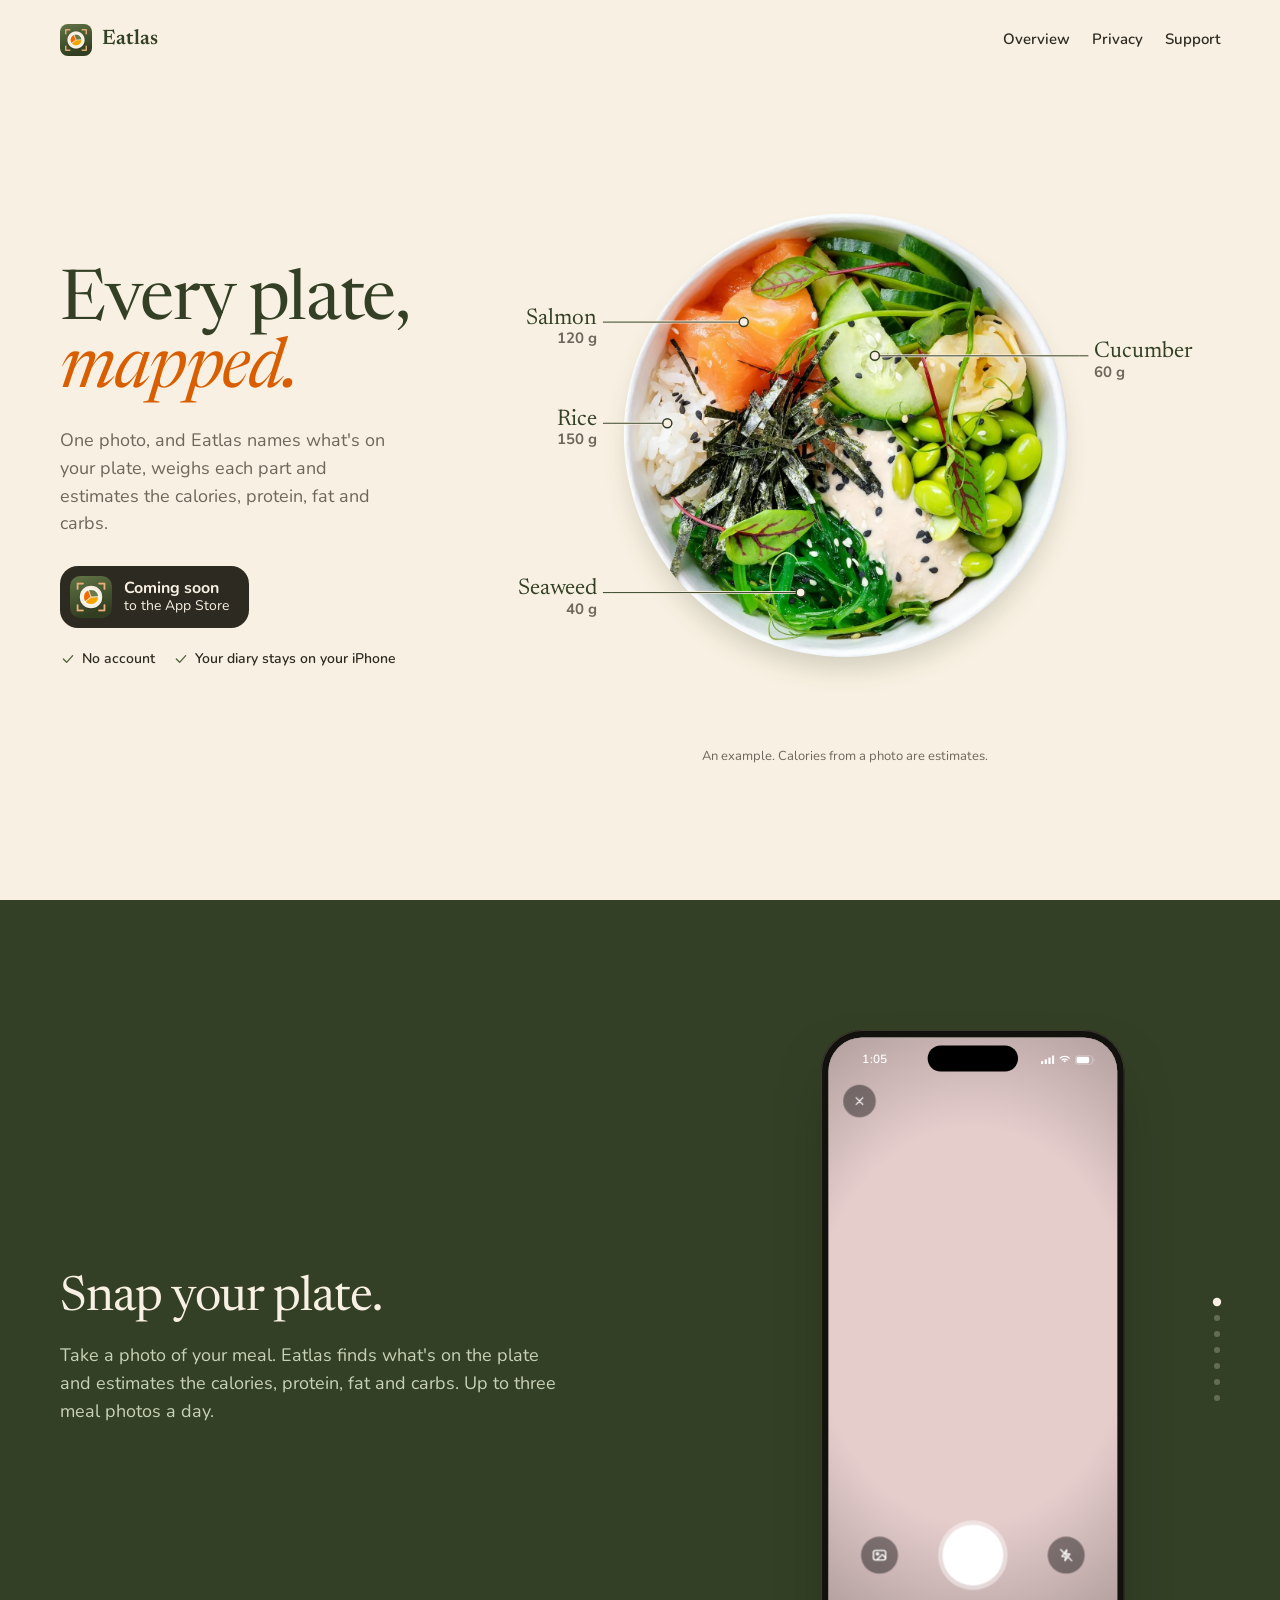
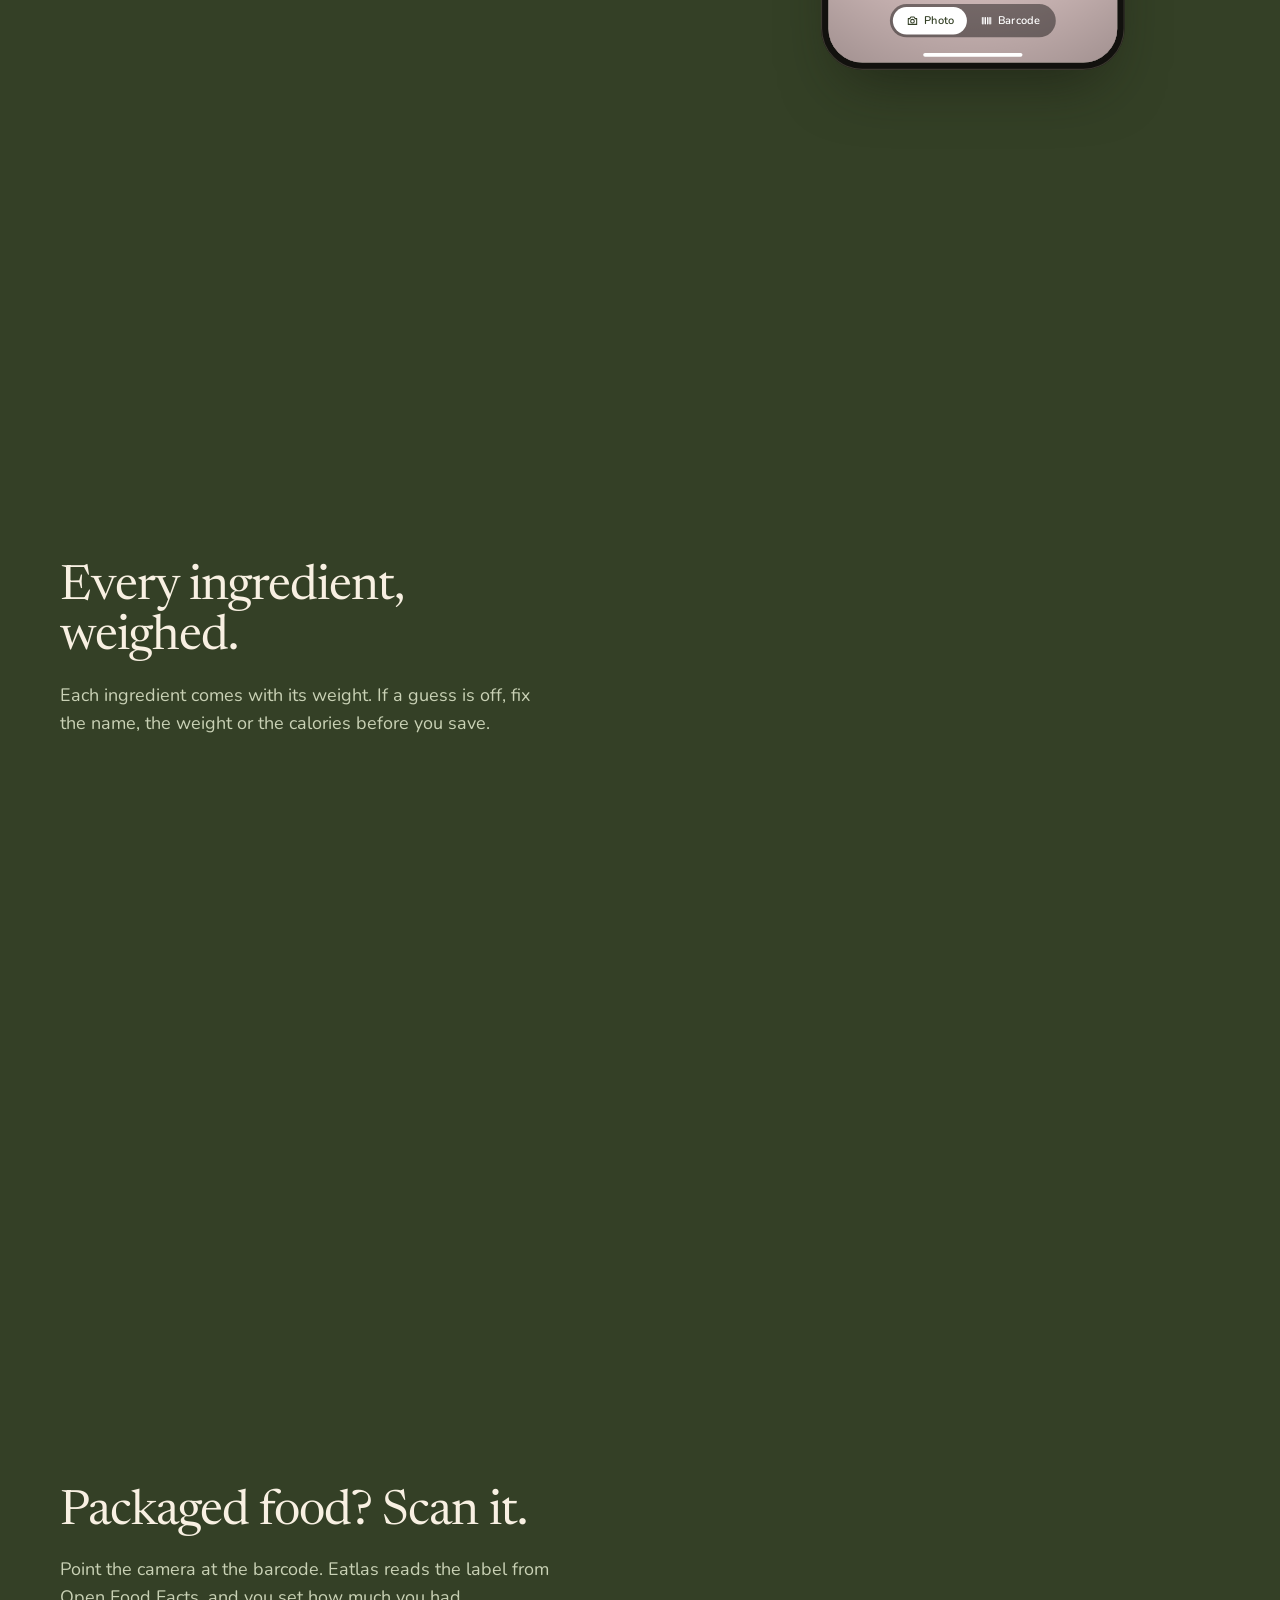
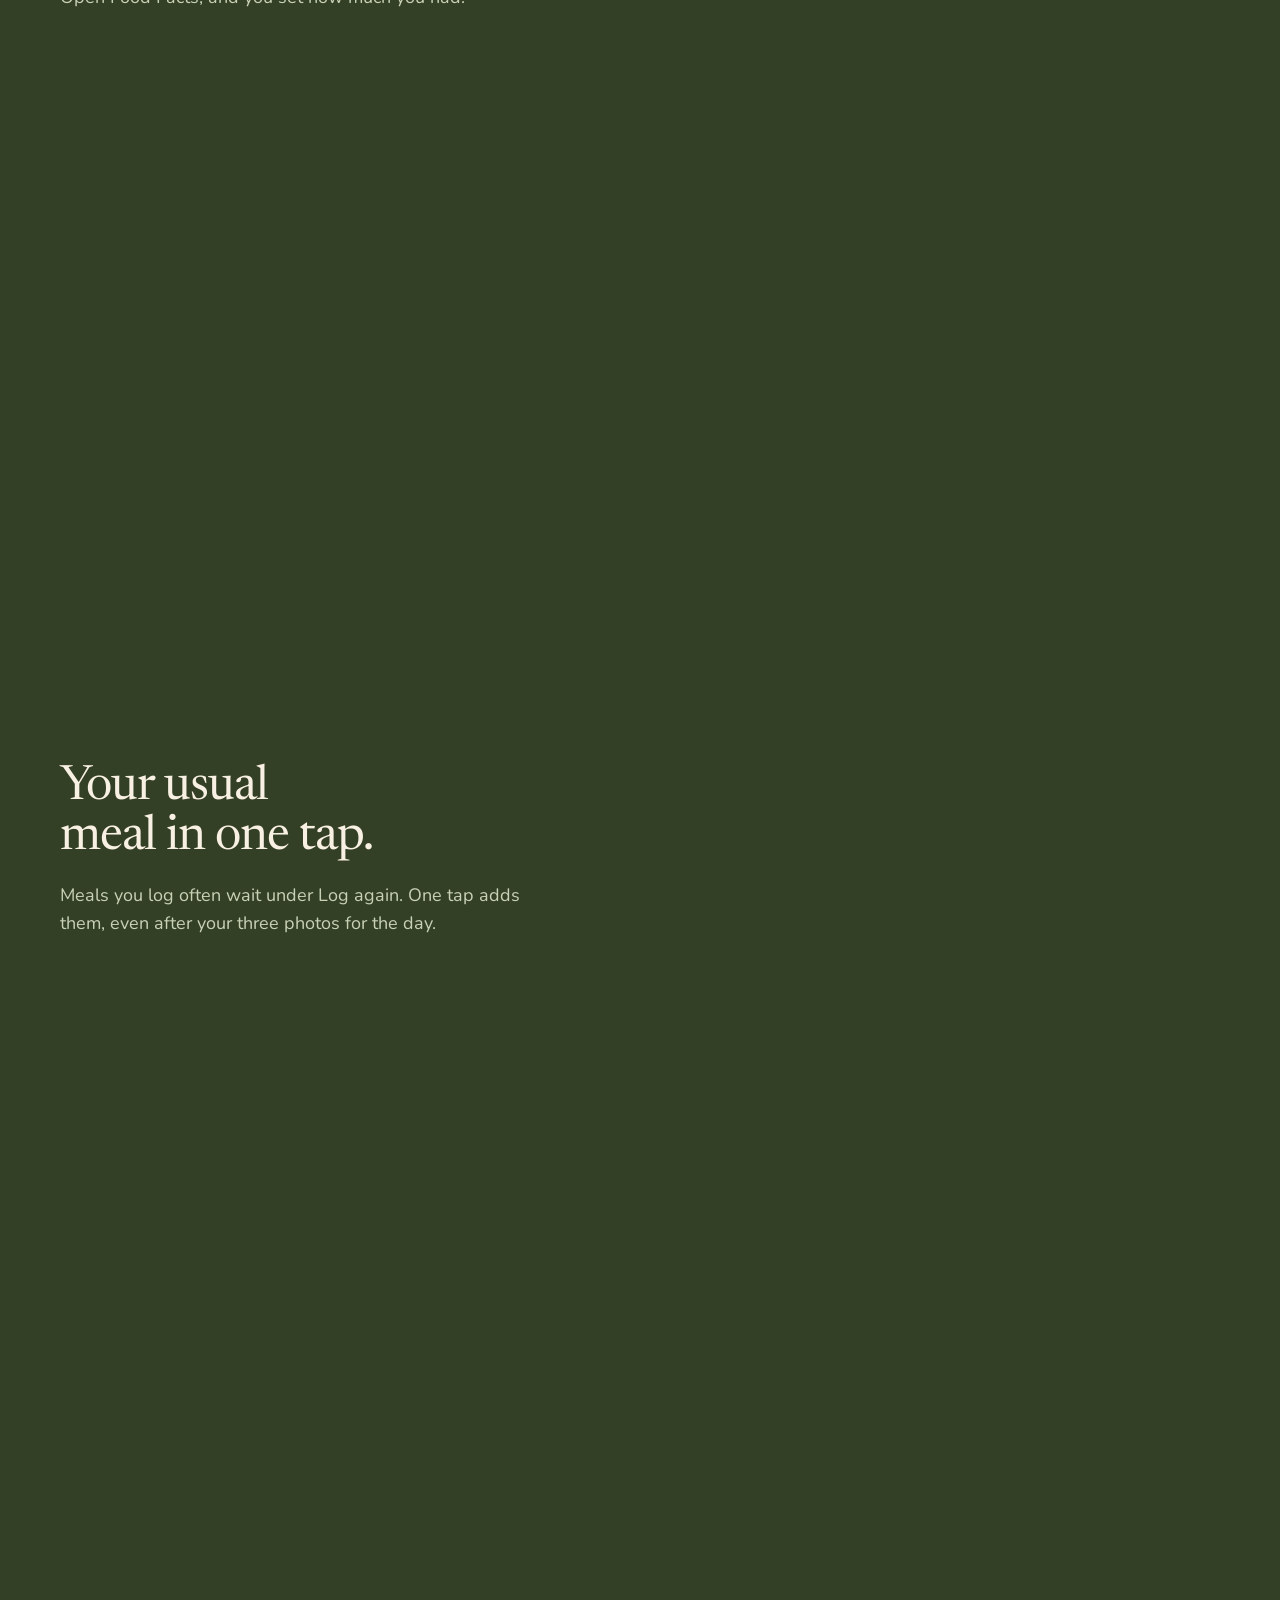
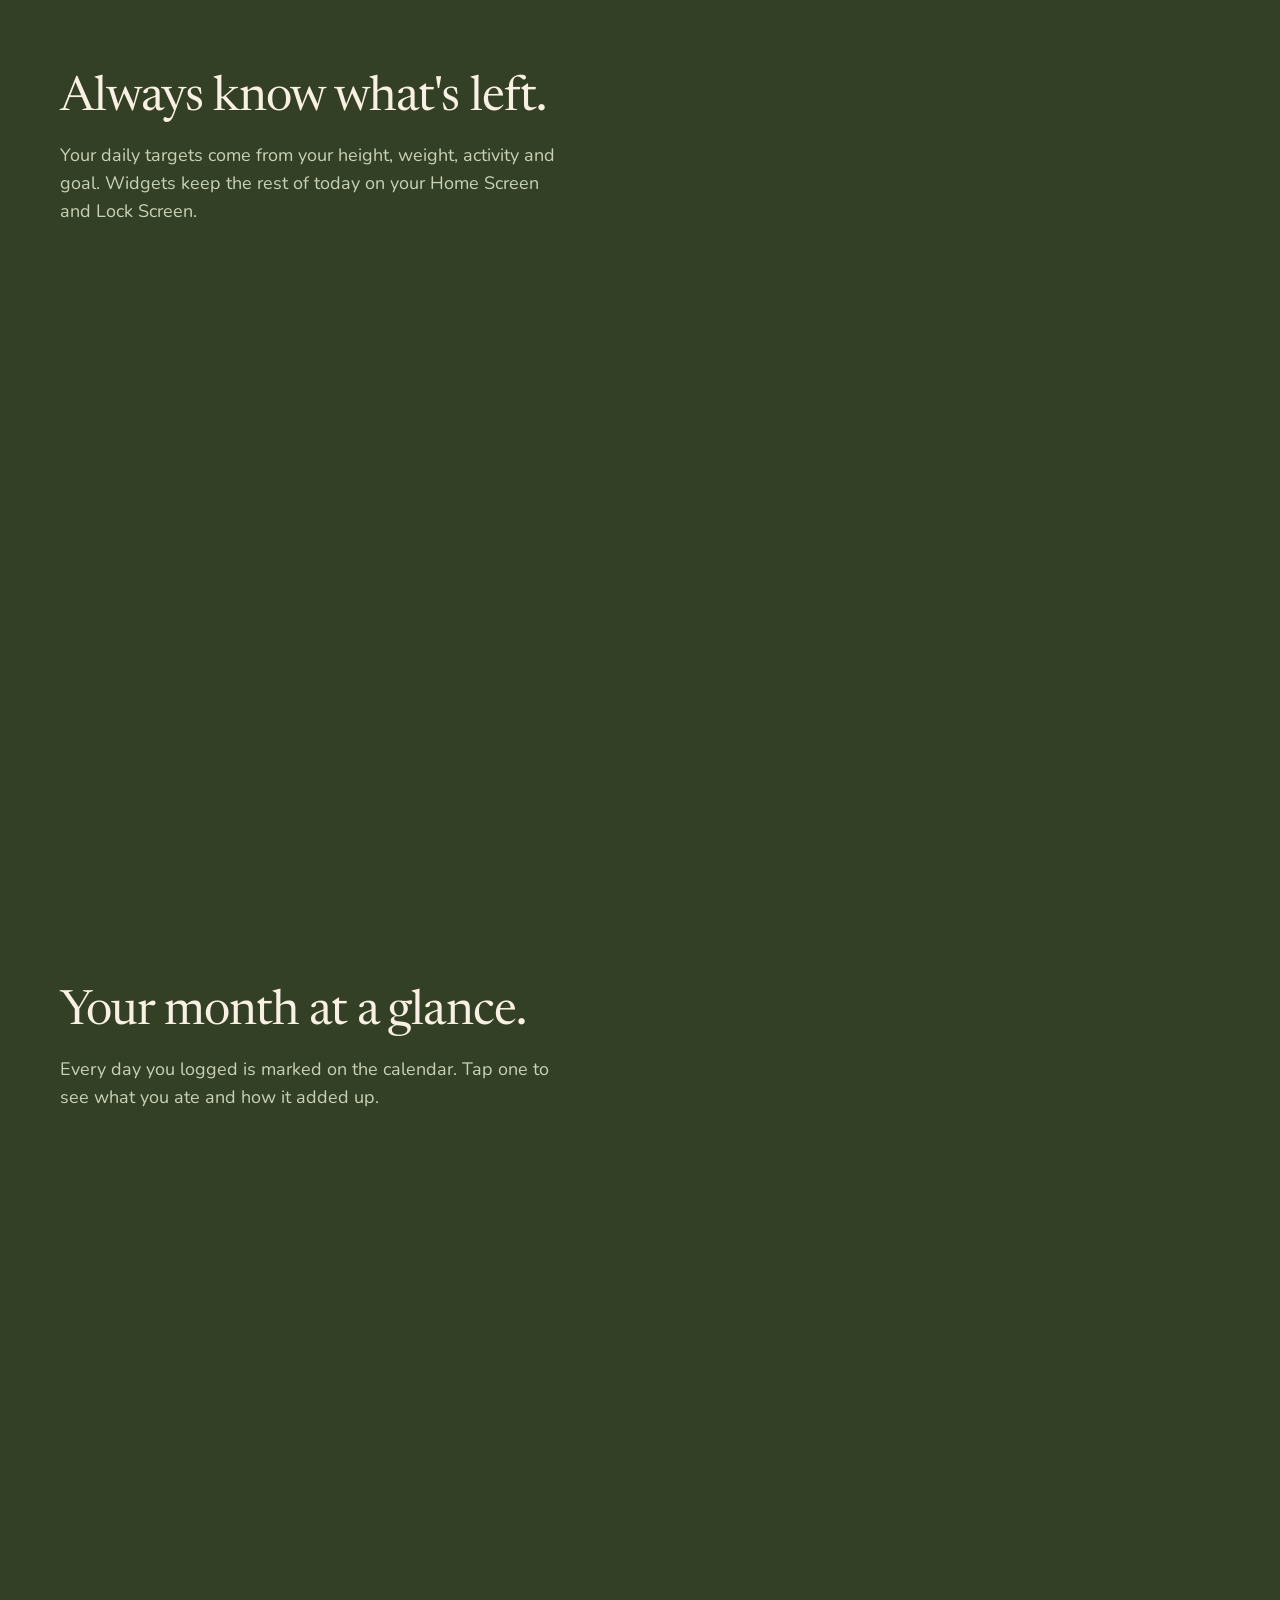
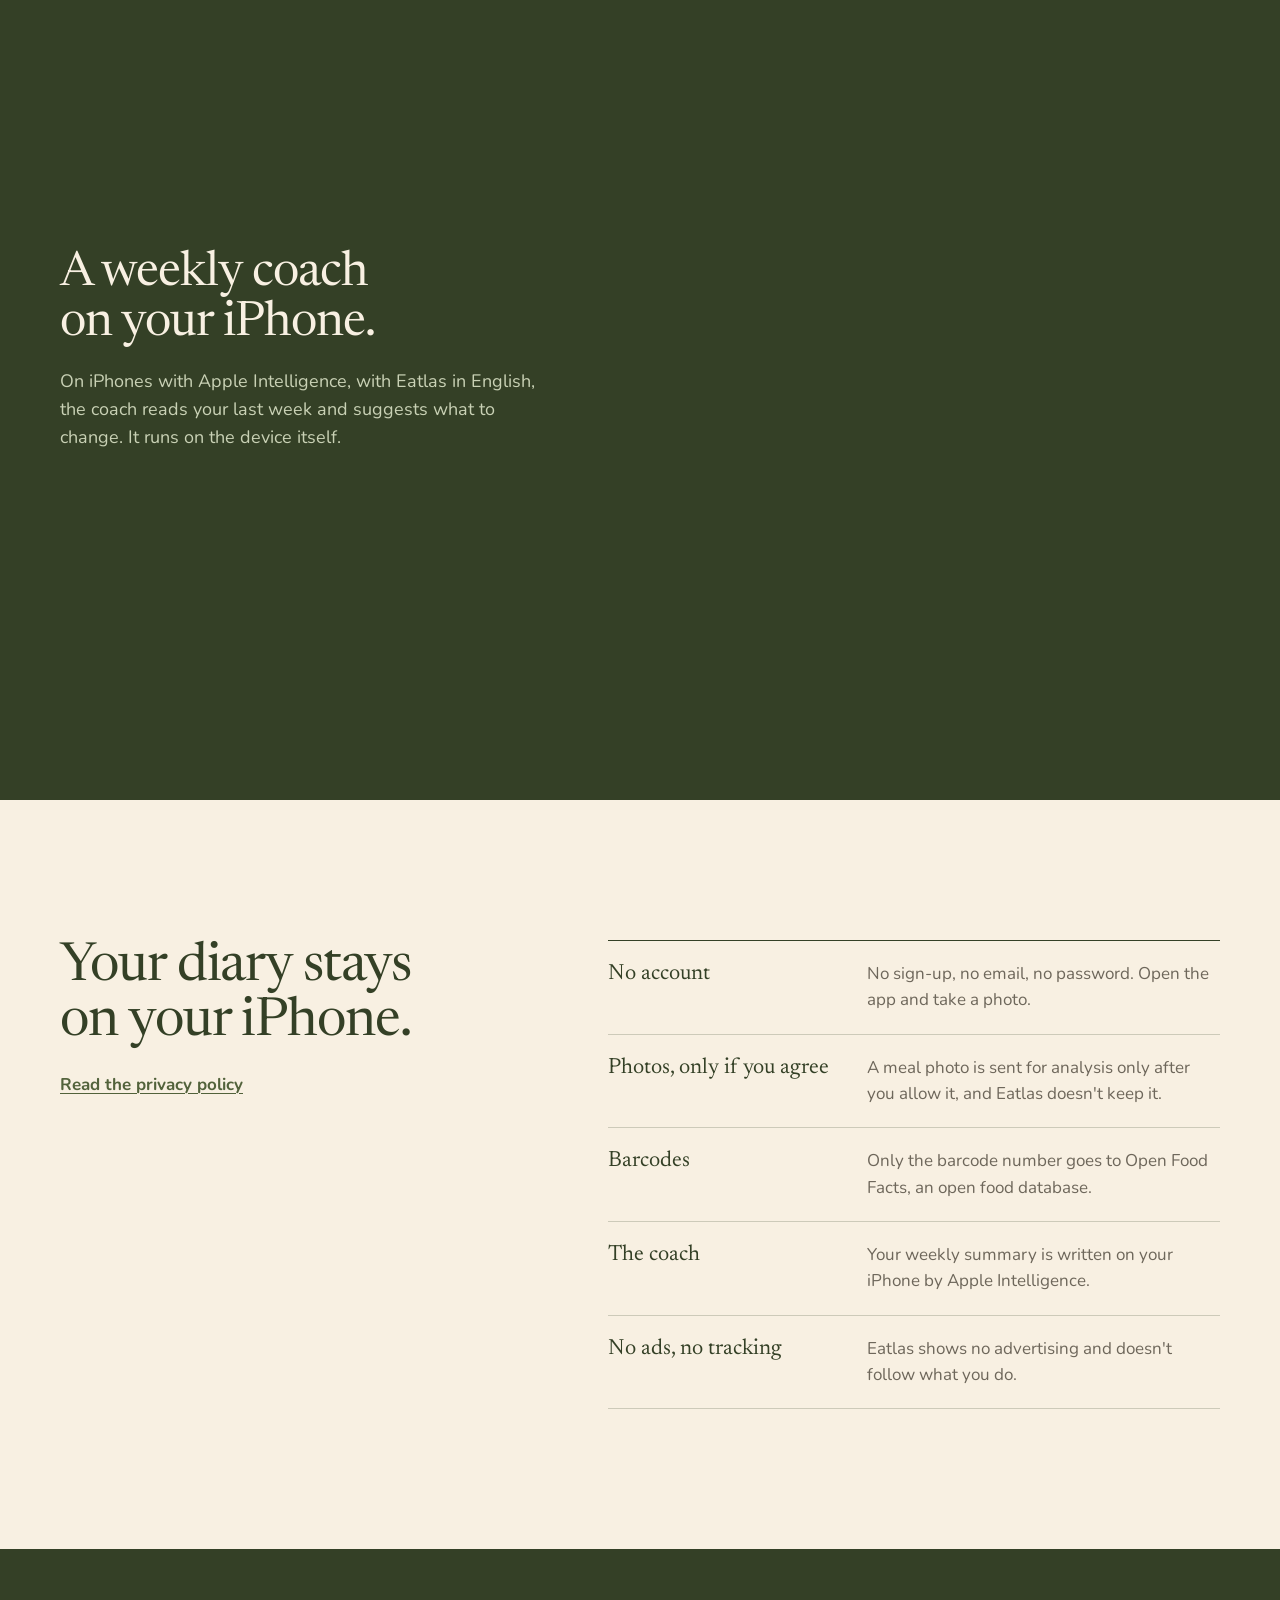
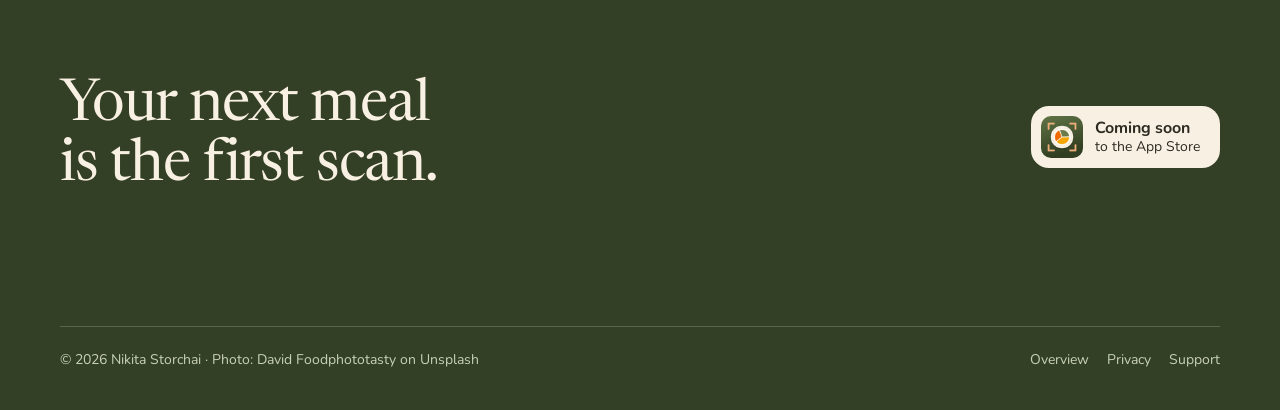
<file: index.html>
<!doctype html>
<html lang="en">
<head>
<meta charset="utf-8">
<meta name="viewport" content="width=device-width, initial-scale=1, viewport-fit=cover">
<title>Eatlas · Photo Calorie Counter</title>
<meta name="description" content="Take a photo of your plate and Eatlas names every ingredient, weighs it and estimates the calories, protein, fat and carbs. No account. Coming soon to the App Store for iPhone.">
<meta property="og:type" content="website">
<meta property="og:title" content="Eatlas: Photo Calorie Counter">
<meta property="og:description" content="Take a photo of your plate and Eatlas names every ingredient, weighs it and estimates the calories, protein, fat and carbs.">
<meta property="og:url" content="https://ogphantom.github.io/eatlas-site/">
<meta property="og:site_name" content="Eatlas">
<meta property="og:image" content="https://ogphantom.github.io/eatlas-site/img/og.jpg">
<meta property="og:image:width" content="1200">
<meta property="og:image:height" content="630">
<meta property="og:image:alt" content="Eatlas: Every plate, mapped. A salmon poke bowl with its ingredients labelled by weight.">
<meta name="twitter:card" content="summary_large_image">
<meta name="theme-color" content="#F8F0E2">
<link rel="icon" type="image/png" href="img/icon.png">
<link rel="apple-touch-icon" href="img/apple-touch-icon.png">
<link rel="preconnect" href="https://fonts.googleapis.com">
<link rel="preconnect" href="https://fonts.gstatic.com" crossorigin>
<link rel="stylesheet" href="https://fonts.googleapis.com/css2?family=Newsreader:ital,opsz,wght@0,6..72,400;0,6..72,600;1,6..72,400&family=Nunito:wght@400;500;600;700&display=swap">
<link rel="preload" as="image" href="img/plate.webp" type="image/webp">
<link rel="stylesheet" href="assets/eatlas.css?v=59e4a2d7">
</head>
<body>
<main>
  <section class="hero">
    <div class="wrap">
      <header class="site"><a class="word" href="./"><img src="img/icon.png" alt="">Eatlas</a><nav aria-label="Site"><a href="./" aria-current="page">Overview</a><a href="privacy.html">Privacy</a><a href="support.html">Support</a></nav></header>
      <div class="grid">
        <div>
          <h1>Every plate, <em>mapped.</em></h1>
          <p class="lede">One photo, and Eatlas names what's on your plate, weighs each part and estimates the calories, protein, fat and carbs.</p>
          <div class="store"><img src="img/icon.png" alt=""><span><b>Coming soon</b>to the App Store</span></div>
          <ul class="facts">
            <li><svg class="ico" width="16" height="16" viewBox="0 0 24 24" aria-hidden="true"><path d="M5 12l5 5 9-10"/></svg>No account</li>
            <li><svg class="ico" width="16" height="16" viewBox="0 0 24 24" aria-hidden="true"><path d="M5 12l5 5 9-10"/></svg>Your diary stays on your iPhone</li>
          </ul>
        </div>
        <figure class="atlas">
          <svg viewBox="0 0 1000 700" role="img" aria-label="A salmon poke bowl, mapped: salmon 120 g, rice 150 g, seaweed 40 g, cucumber 60 g, edamame 50 g and sesame sauce 20 g; about 623 kcal">
            <defs>
              <linearGradient id="sw" x1="0" y1="0" x2="0" y2="1"><stop offset="0" stop-color="#EFAE79" stop-opacity="0"/><stop offset=".9" stop-color="#EFAE79" stop-opacity=".55"/><stop offset="1" stop-color="#F06A00"/></linearGradient>
              <clipPath id="bc"><circle cx="500" cy="350" r="296"/></clipPath>
              <filter id="sh" x="-20%" y="-20%" width="140%" height="140%"><feGaussianBlur stdDeviation="18"/></filter>
            </defs>
            <circle cx="500" cy="372" r="288" fill="#344026" opacity=".2" filter="url(#sh)"/>
            <image href="img/plate.webp" x="193.9" y="43.9" width="612.2" height="612.2" clip-path="url(#bc)"/>
            <g clip-path="url(#bc)"><rect class="sweep" x="180" y="-70" width="640" height="120"/></g>
          </svg>
          <p class="total" aria-hidden="true"><b><span data-t="k">0</span> kcal</b> <span><i>· </i>protein <span data-t="p">0</span> g</span> <span>· fat <span data-t="f">0</span> g</span> <span>· carbs <span data-t="c">0</span> g</span></p>
          <ul aria-hidden="true"></ul>
          <figcaption>An example. Calories from a photo are estimates.</figcaption>
        </figure>
      </div>
    </div>
  </section>

  <section class="story" id="story" aria-label="How Eatlas works">
    <div class="wrap grid">
      <div class="steps">
        <div class="step" data-bg="#344026" data-fg="#F8F0E2" data-sub="#C9D1B5">
          <h2>Snap your plate.</h2>
          <p>Take a photo of your meal. Eatlas finds what's on the plate and estimates the calories, protein, fat and carbs. Up to three meal photos a day.</p>
          <div class="devwrap inline" data-scene="0" aria-hidden="true"></div>
        </div>
        <div class="step" data-bg="#F8F0E2" data-fg="#344026" data-sub="#6E675B">
          <h2>Every ingredient, weighed.</h2>
          <p>Each ingredient comes with its weight. If a guess is off, fix the name, the weight or the calories before you save.</p>
          <div class="devwrap inline" data-scene="1" aria-hidden="true"></div>
        </div>
        <div class="step" data-bg="#F8F0E2" data-fg="#344026" data-sub="#6E675B">
          <h2>Packaged food? Scan it.</h2>
          <p>Point the camera at the barcode. Eatlas reads the label from Open Food Facts, and you set how much you had.</p>
          <div class="devwrap inline" data-scene="2" aria-hidden="true"></div>
        </div>
        <div class="step" data-bg="#FBE6D3" data-fg="#344026" data-sub="#6E675B">
          <h2>Your usual meal in one tap.</h2>
          <p>Meals you log often wait under Log again. One tap adds them, even after your three photos for the day.</p>
          <div class="devwrap inline" data-scene="3" aria-hidden="true"></div>
        </div>
        <div class="step" data-bg="#F8F0E2" data-fg="#344026" data-sub="#6E675B">
          <h2>Always know what's left.</h2>
          <p>Your daily targets come from your height, weight, activity and goal. Widgets keep the rest of today on your Home Screen and Lock Screen.</p>
          <div class="devwrap inline" data-scene="4" aria-hidden="true"></div>
        </div>
        <div class="step" data-bg="#344026" data-fg="#F8F0E2" data-sub="#C9D1B5">
          <h2>Your month at a glance.</h2>
          <p>Every day you logged is marked on the calendar. Tap one to see what you ate and how it added up.</p>
          <div class="devwrap inline" data-scene="5" aria-hidden="true"></div>
        </div>
        <div class="step" data-bg="#2C2A21" data-fg="#F8F0E2" data-sub="#B9B1A2">
          <h2>A weekly coach on your iPhone.</h2>
          <p>On iPhones with Apple Intelligence, with Eatlas in English, the coach reads your last week and suggests what to change. It runs on the device itself.</p>
          <div class="devwrap inline" data-scene="6" aria-hidden="true"></div>
        </div>
      </div>
      <div class="sticky" aria-hidden="true">
        <div class="devwrap" data-stage></div>
        <div class="dots"><i class="on"></i><i></i><i></i><i></i><i></i><i></i><i></i></div>
      </div>
    </div>
  </section>

  <section class="private">
    <div class="wrap grid">
      <div>
        <h2>Your diary stays on your iPhone.</h2>
        <a class="more" href="privacy.html">Read the privacy policy</a>
      </div>
      <dl>
        <div><dt>No account</dt><dd>No sign-up, no email, no password. Open the app and take a photo.</dd></div>
        <div><dt>Photos, only if you agree</dt><dd>A meal photo is sent for analysis only after you allow it, and Eatlas doesn't keep it.</dd></div>
        <div><dt>Barcodes</dt><dd>Only the barcode number goes to Open Food Facts, an open food database.</dd></div>
        <div><dt>The coach</dt><dd>Your weekly summary is written on your iPhone by Apple Intelligence.</dd></div>
        <div><dt>No ads, no tracking</dt><dd>Eatlas shows no advertising and doesn't follow what you do.</dd></div>
      </dl>
    </div>
  </section>

  <section class="end">
    <div class="wrap">
      <div class="grid">
        <h2>Your next meal is the first scan.</h2>
        <div class="store light"><img src="img/icon.png" alt=""><span><b>Coming soon</b>to the App Store</span></div>
      </div>
      <footer class="foot"><span>© 2026 Nikita Storchai · Photo: David Foodphototasty on Unsplash</span><nav aria-label="Footer"><a href="./">Overview</a><a href="privacy.html">Privacy</a><a href="support.html">Support</a></nav></footer>
    </div>
  </section>
</main>
<script src="assets/eatlas.js?v=c442934b"></script>
</body>
</html>
</file>
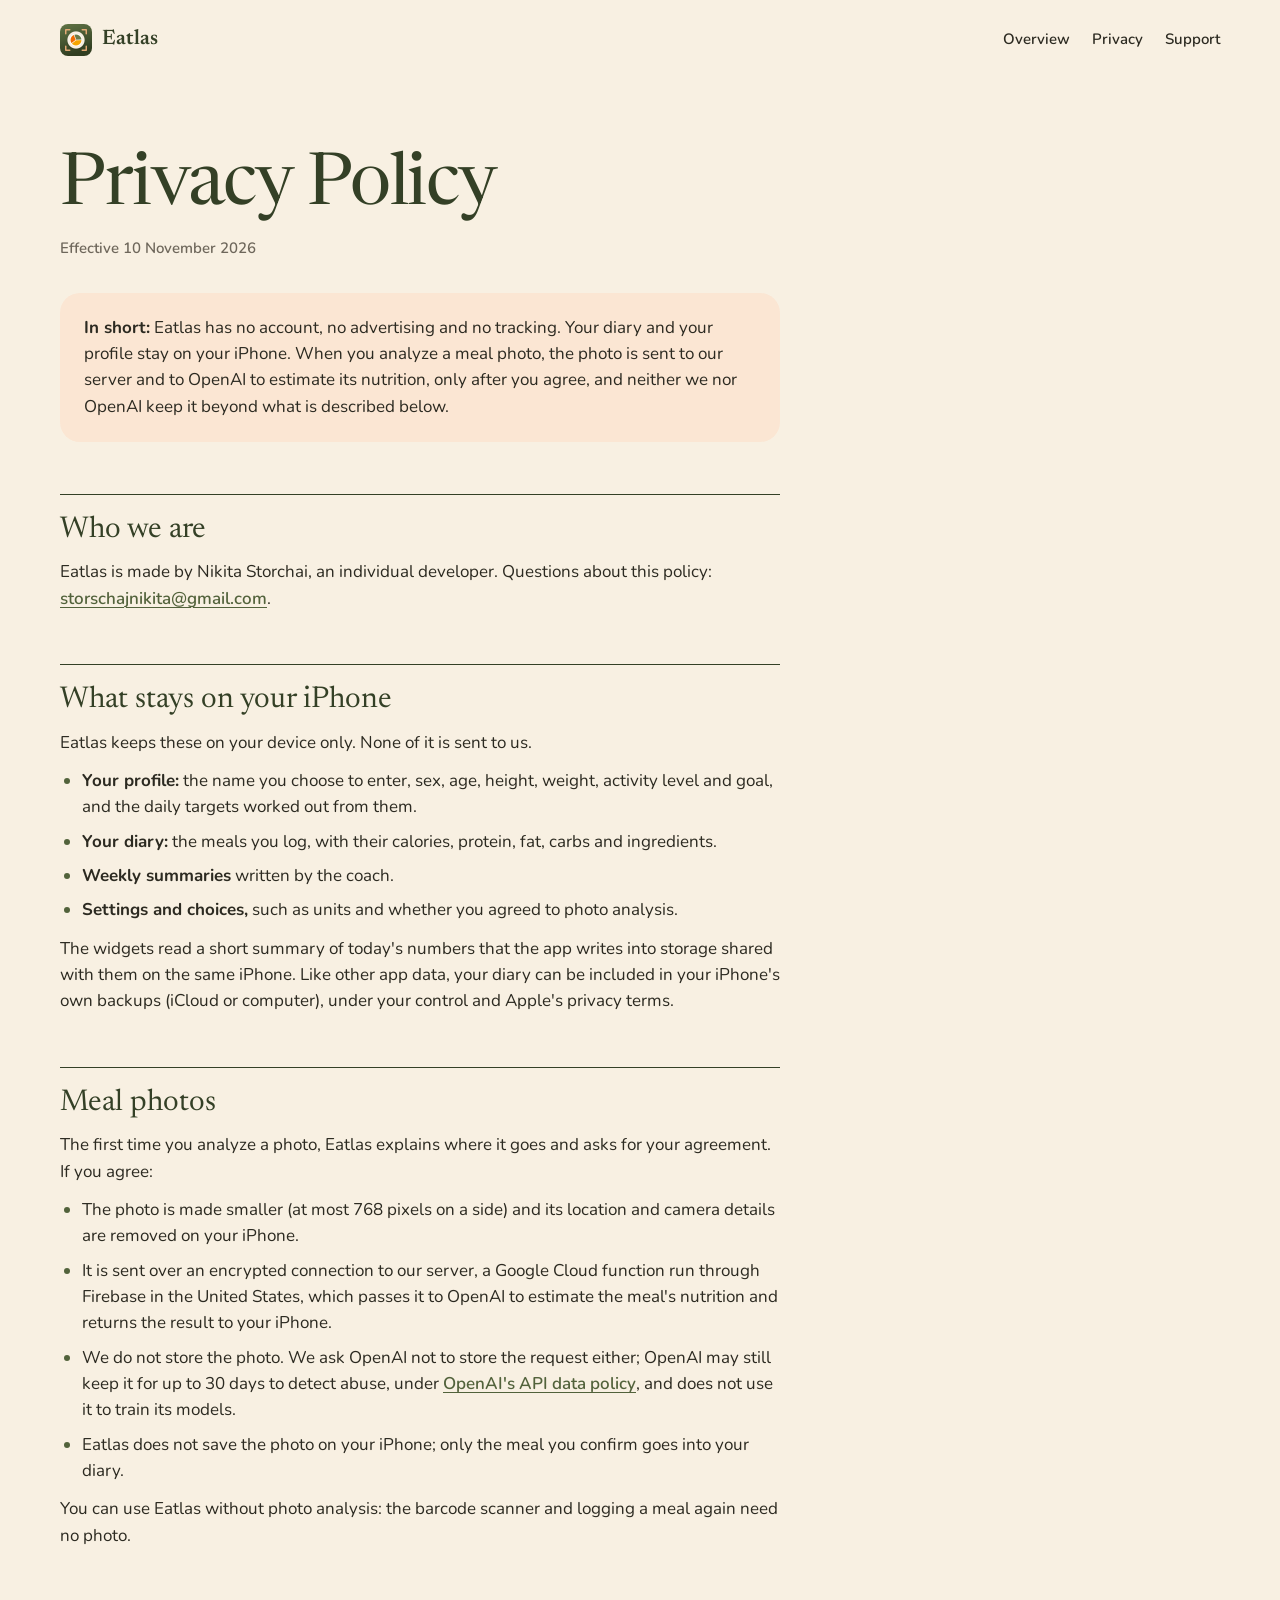
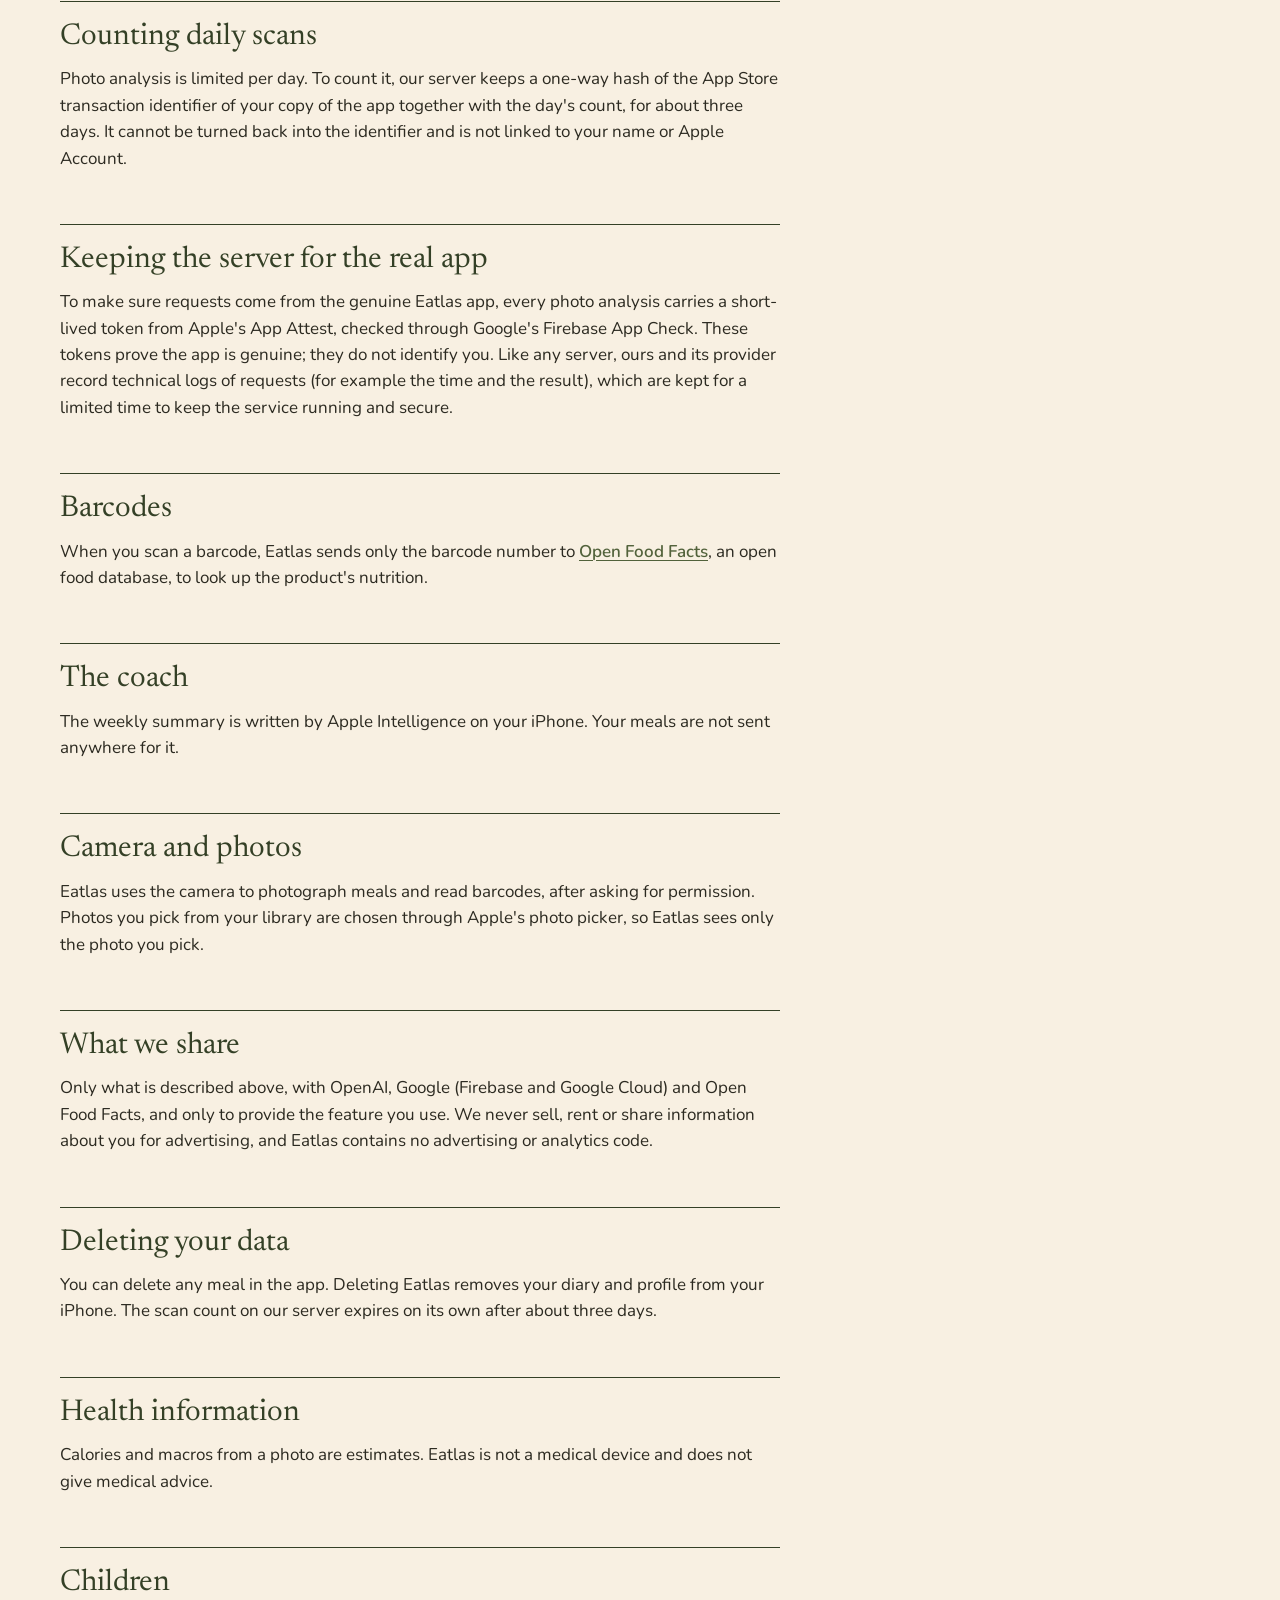
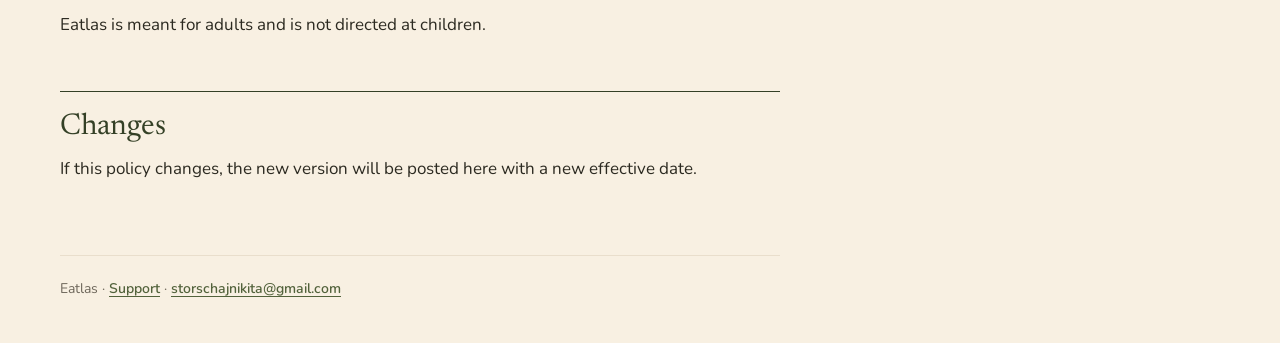
<file: privacy.html>
<!doctype html>
<html lang="en">
<head>
<meta charset="utf-8">
<meta name="viewport" content="width=device-width, initial-scale=1, viewport-fit=cover">
<title>Privacy Policy · Eatlas</title>
<meta name="description" content="Eatlas has no account and keeps your diary on your iPhone. Meal photos are sent for analysis only after you agree and are never stored.">
<link rel="preconnect" href="https://fonts.googleapis.com">
<link rel="preconnect" href="https://fonts.gstatic.com" crossorigin>
<link rel="stylesheet" href="https://fonts.googleapis.com/css2?family=Newsreader:ital,opsz,wght@0,6..72,400;0,6..72,600;1,6..72,400&family=Nunito:wght@400;500;600;700&display=swap">
<meta name="theme-color" content="#F8F0E2">
<link rel="icon" type="image/png" href="img/icon.png">
<link rel="apple-touch-icon" href="img/apple-touch-icon.png">
<link rel="stylesheet" href="assets/eatlas.css?v=59e4a2d7">
</head>
<body>
<main class="doc">
  <div class="wrap"><header class="site"><a class="word" href="./"><img src="img/icon.png" alt="">Eatlas</a><nav aria-label="Site"><a href="./">Overview</a><a href="privacy.html" aria-current="page">Privacy</a><a href="support.html">Support</a></nav></header></div>
  <article class="wrap">

  <h1>Privacy Policy</h1>
  <p class="meta">Effective 10 November 2026</p>

  <div class="card">
    <p><strong>In short:</strong> Eatlas has no account, no advertising and no
    tracking. Your diary and your profile stay on your iPhone. When you analyze
    a meal photo, the photo is sent to our server and to OpenAI to estimate its
    nutrition, only after you agree, and neither we nor OpenAI keep it beyond
    what is described below.</p>
  </div>

  <h2>Who we are</h2>
  <p>Eatlas is made by Nikita Storchai, an individual developer.
  Questions about this policy:
  <a href="mailto:storschajnikita@gmail.com">storschajnikita@gmail.com</a>.</p>

  <h2>What stays on your iPhone</h2>
  <p>Eatlas keeps these on your device only. None of it is sent to us.</p>
  <ul>
    <li><strong>Your profile:</strong> the name you choose to enter, sex, age,
    height, weight, activity level and goal, and the daily targets worked out
    from them.</li>
    <li><strong>Your diary:</strong> the meals you log, with their calories,
    protein, fat, carbs and ingredients.</li>
    <li><strong>Weekly summaries</strong> written by the coach.</li>
    <li><strong>Settings and choices,</strong> such as units and whether you
    agreed to photo analysis.</li>
  </ul>
  <p>The widgets read a short summary of today's numbers that the app writes
  into storage shared with them on the same iPhone. Like other app data, your
  diary can be included in your iPhone's own backups (iCloud or computer),
  under your control and Apple's privacy terms.</p>

  <h2>Meal photos</h2>
  <p>The first time you analyze a photo, Eatlas explains where it goes and asks
  for your agreement. If you agree:</p>
  <ul>
    <li>The photo is made smaller (at most 768 pixels on a side) and its
    location and camera details are removed on your iPhone.</li>
    <li>It is sent over an encrypted connection to our server, a Google Cloud
    function run through Firebase in the United States, which passes it to
    OpenAI to estimate the meal's nutrition and returns the result to your
    iPhone.</li>
    <li>We do not store the photo. We ask OpenAI not to store the request
    either; OpenAI may still keep it for up to 30 days to detect abuse, under
    <a href="https://openai.com/policies/api-data-usage-policies">OpenAI's API
    data policy</a>, and does not use it to train its models.</li>
    <li>Eatlas does not save the photo on your iPhone; only the meal you
    confirm goes into your diary.</li>
  </ul>
  <p>You can use Eatlas without photo analysis: the barcode scanner and
  logging a meal again need no photo.</p>

  <h2>Counting daily scans</h2>
  <p>Photo analysis is limited per day. To count it, our server keeps a
  one-way hash of the App Store transaction identifier of your copy of the app
  together with the day's count, for about three days. It cannot be turned back
  into the identifier and is not linked to your name or Apple Account.</p>

  <h2>Keeping the server for the real app</h2>
  <p>To make sure requests come from the genuine Eatlas app, every photo
  analysis carries a short-lived token from Apple's App Attest, checked through
  Google's Firebase App Check. These tokens prove the app is genuine; they do
  not identify you. Like any server, ours and its provider record technical
  logs of requests (for example the time and the result), which are kept for a
  limited time to keep the service running and secure.</p>

  <h2>Barcodes</h2>
  <p>When you scan a barcode, Eatlas sends only the barcode number to
  <a href="https://world.openfoodfacts.org/privacy">Open Food Facts</a>, an open
  food database, to look up the product's nutrition.</p>

  <h2>The coach</h2>
  <p>The weekly summary is written by Apple Intelligence on your iPhone. Your
  meals are not sent anywhere for it.</p>

  <h2>Camera and photos</h2>
  <p>Eatlas uses the camera to photograph meals and read barcodes, after asking
  for permission. Photos you pick from your library are chosen through Apple's
  photo picker, so Eatlas sees only the photo you pick.</p>

  <h2>What we share</h2>
  <p>Only what is described above, with OpenAI, Google (Firebase and Google
  Cloud) and Open Food Facts, and only to provide the feature you use. We never
  sell, rent or share information about you for advertising, and Eatlas
  contains no advertising or analytics code.</p>

  <h2>Deleting your data</h2>
  <p>You can delete any meal in the app. Deleting Eatlas removes your diary and
  profile from your iPhone. The scan count on our server expires on its own
  after about three days.</p>

  <h2>Health information</h2>
  <p>Calories and macros from a photo are estimates. Eatlas is not a medical
  device and does not give medical advice.</p>

  <h2>Children</h2>
  <p>Eatlas is meant for adults and is not directed at children.</p>

  <h2>Changes</h2>
  <p>If this policy changes, the new version will be posted here with a new
  effective date.</p>

  <footer>Eatlas · <a href="support.html">Support</a> ·
  <a href="mailto:storschajnikita@gmail.com">storschajnikita@gmail.com</a></footer>
  </article>
</main>
</body>
</html>
</file>
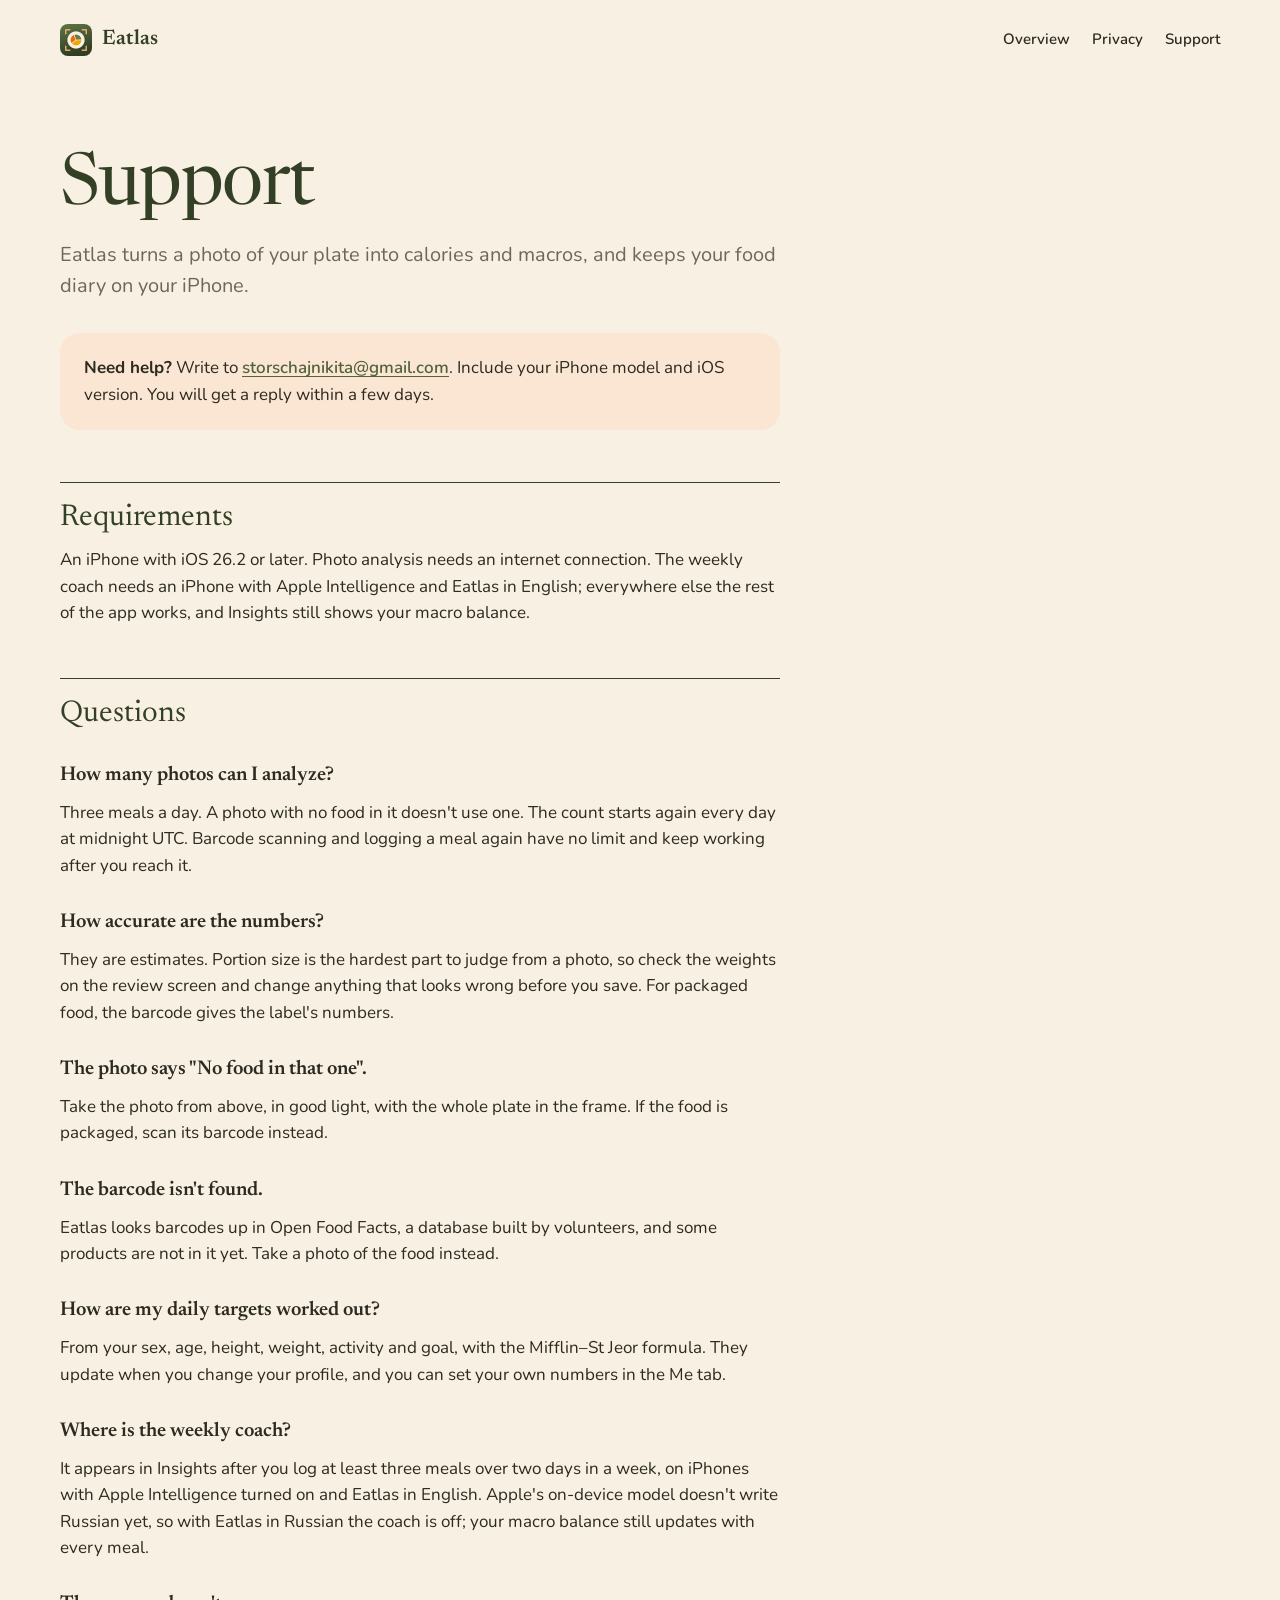
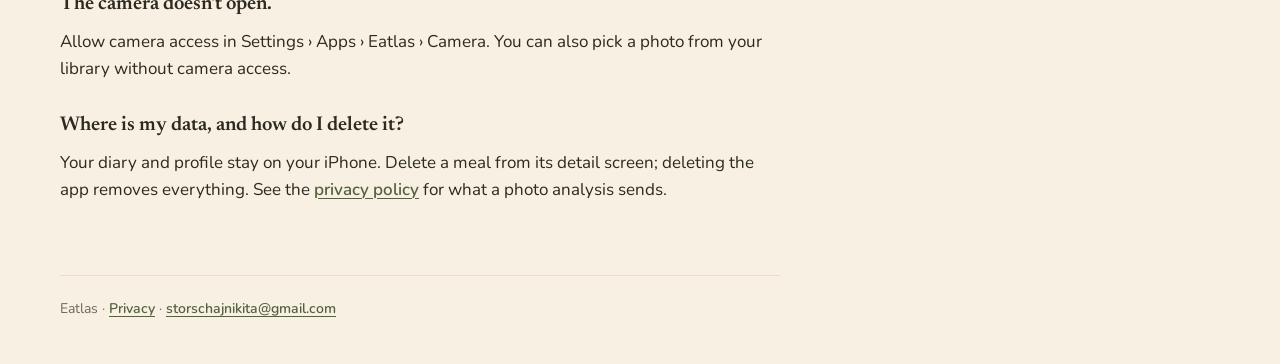
<file: support.html>
<!doctype html>
<html lang="en">
<head>
<meta charset="utf-8">
<meta name="viewport" content="width=device-width, initial-scale=1, viewport-fit=cover">
<title>Support · Eatlas</title>
<meta name="description" content="Help with Eatlas: photo scans, the daily limit, barcodes, targets, the coach, and how to reach the developer.">
<link rel="preconnect" href="https://fonts.googleapis.com">
<link rel="preconnect" href="https://fonts.gstatic.com" crossorigin>
<link rel="stylesheet" href="https://fonts.googleapis.com/css2?family=Newsreader:ital,opsz,wght@0,6..72,400;0,6..72,600;1,6..72,400&family=Nunito:wght@400;500;600;700&display=swap">
<meta name="theme-color" content="#F8F0E2">
<link rel="icon" type="image/png" href="img/icon.png">
<link rel="apple-touch-icon" href="img/apple-touch-icon.png">
<link rel="stylesheet" href="assets/eatlas.css?v=59e4a2d7">
</head>
<body>
<main class="doc">
  <div class="wrap"><header class="site"><a class="word" href="./"><img src="img/icon.png" alt="">Eatlas</a><nav aria-label="Site"><a href="./">Overview</a><a href="privacy.html">Privacy</a><a href="support.html" aria-current="page">Support</a></nav></header></div>
  <article class="wrap">

  <h1>Support</h1>
  <p class="lead">Eatlas turns a photo of your plate into calories and macros,
  and keeps your food diary on your iPhone.</p>

  <div class="card">
    <p><strong>Need help?</strong> Write to
    <a href="mailto:storschajnikita@gmail.com">storschajnikita@gmail.com</a>.
    Include your iPhone model and iOS version. You will get a reply within a few
    days.</p>
  </div>

  <h2>Requirements</h2>
  <p>An iPhone with iOS 26.2 or later. Photo analysis needs an internet
  connection. The weekly coach needs an iPhone with Apple Intelligence and
  Eatlas in English; everywhere else the rest of the app works, and Insights
  still shows your macro balance.</p>

  <h2>Questions</h2>

  <h3>How many photos can I analyze?</h3>
  <p>Three meals a day. A photo with no food in it doesn't use one. The count
  starts again every day at midnight UTC. Barcode scanning and logging a meal again have no
  limit and keep working after you reach it.</p>

  <h3>How accurate are the numbers?</h3>
  <p>They are estimates. Portion size is the hardest part to judge from a
  photo, so check the weights on the review screen and change anything that
  looks wrong before you save. For packaged food, the barcode gives the label's
  numbers.</p>

  <h3>The photo says "No food in that one".</h3>
  <p>Take the photo from above, in good light, with the whole plate in the
  frame. If the food is packaged, scan its barcode instead.</p>

  <h3>The barcode isn't found.</h3>
  <p>Eatlas looks barcodes up in Open Food Facts, a database built by
  volunteers, and some products are not in it yet. Take a photo of the food
  instead.</p>

  <h3>How are my daily targets worked out?</h3>
  <p>From your sex, age, height, weight, activity and goal, with the
  Mifflin–St Jeor formula. They update when you change your profile, and you
  can set your own numbers in the Me tab.</p>

  <h3>Where is the weekly coach?</h3>
  <p>It appears in Insights after you log at least three meals over two days
  in a week, on iPhones with Apple Intelligence turned on and Eatlas in
  English. Apple's on-device model doesn't write Russian yet, so with Eatlas in
  Russian the coach is off; your macro balance still updates with every meal.</p>

  <h3>The camera doesn't open.</h3>
  <p>Allow camera access in Settings › Apps › Eatlas › Camera. You can also
  pick a photo from your library without camera access.</p>

  <h3>Where is my data, and how do I delete it?</h3>
  <p>Your diary and profile stay on your iPhone. Delete a meal from its detail
  screen; deleting the app removes everything. See the
  <a href="privacy.html">privacy policy</a> for what a photo analysis
  sends.</p>

  <footer>Eatlas · <a href="privacy.html">Privacy</a> ·
  <a href="mailto:storschajnikita@gmail.com">storschajnikita@gmail.com</a></footer>
  </article>
</main>
</body>
</html>
</file>
<file: assets/eatlas.css>
/* Eatlas site. Colours and type are the app's NutriColors and NutriTypography. */
:root {
  --cream: #F8F0E2; --surface: #FFF9EF; --elev: #FFFCF5;
  --olive: #52623B; --olive-dark: #344026; --olive-soft: #E5E9D9;
  --apricot: #EFAE79; --apricot-soft: #FBE6D3; --apricot-ink: #9A5320; --sand: #E9D9BE;
  --protein: #6A7A4A; --fat: #F06A00; --carbs: #F5A400;
  --protein-ink: #52623B; --fat-ink: #B04A00; --carbs-ink: #8A5A00;
  --ink: #2C2A21; --text: #2C2A21; --muted: #6E675B; --divider: #E9DECC;
  --on-olive: #C9D1B5; --on-ink: #B9B1A2;
  --serif: ui-serif, "New York", "Newsreader", Georgia, serif;
  --round: ui-rounded, "SF Pro Rounded", "Nunito", system-ui, -apple-system, sans-serif;
  --gl: max(20px, env(safe-area-inset-left, 0px));
  --gr: max(20px, env(safe-area-inset-right, 0px));
  color-scheme: light;
}
* { box-sizing: border-box; }
html { -webkit-text-size-adjust: 100%; }
body { margin: 0; font: 400 17px/1.55 var(--round); color: var(--text); background: var(--cream); -webkit-font-smoothing: antialiased; }
img { display: block; max-width: 100%; }
h1, h2, h3, p, ul, ol, dl, dd { margin: 0; }
h1, h2, h3 { text-wrap: balance; font-weight: 400; }
a { color: inherit; text-underline-offset: .18em; text-decoration-thickness: 1px; }
::selection { background: var(--apricot); color: var(--ink); }
:focus-visible { outline: 3px solid var(--olive-dark); outline-offset: 3px; border-radius: 6px; }
.end :focus-visible, .story :focus-visible { outline-color: currentColor; }
.wrap { max-width: 1200px; margin: 0 auto; padding-left: var(--gl); padding-right: var(--gr); }
.vh { position: absolute; width: 1px; height: 1px; overflow: hidden; clip: rect(0 0 0 0); white-space: nowrap; }

/* ===== header, store pill, facts ===== */
.site { display: flex; flex-wrap: wrap; align-items: center; justify-content: space-between; gap: 8px 16px; padding-block: 18px; }
.site .word { display: flex; align-items: center; gap: 10px; font: 600 21px/1 var(--serif); text-decoration: none; color: var(--olive-dark); }
.site .word img { width: 32px; height: 32px; border-radius: 8px; }
.site nav { display: flex; gap: 22px; font-size: 15px; font-weight: 600; }
.site nav a { text-decoration: none; padding-block: 10px; }
.site nav a:hover, .foot a:hover { text-decoration: underline; }
.store { display: inline-flex; align-items: center; gap: 12px; padding: 10px 20px 10px 10px; border-radius: 18px; background: var(--ink); color: var(--cream); line-height: 1.2; font-size: 14px; text-decoration: none; }
.store img { width: 42px; height: 42px; border-radius: 10px; }
.store b { display: block; font-size: 16px; font-weight: 700; }
.store.light { background: var(--cream); color: var(--ink); }
.facts { display: flex; flex-wrap: wrap; gap: 6px 18px; margin-top: 20px; padding: 0; list-style: none; font-size: 14px; font-weight: 600; }
.facts li { display: flex; align-items: center; gap: 6px; }
.facts svg { color: var(--olive); flex: none; }

/* ===== hero: the plate, mapped ===== */
.hero { overflow-x: clip; }
.hero > .wrap { min-height: 100svh; display: flex; flex-direction: column; }
.hero .grid { flex: 1; display: grid; grid-template-columns: minmax(0, .8fr) minmax(0, 1.55fr); gap: 24px; align-items: center; padding-block: 8px 48px; }
.hero h1 { font: 400 clamp(48px, min(5.4vw, 9.4vh), 84px)/.98 var(--serif); letter-spacing: -.02em; color: var(--olive-dark); }
.hero h1 em { display: block; font-style: italic; color: #D85E00; } /* the app's fat orange, darkened to 3.4:1 on cream */
.hero .lede { margin-top: 22px; color: var(--muted); max-width: 30ch; font-size: 18px; }
.hero .store { margin-top: 28px; }
.atlas { position: relative; margin: 0; }
.atlas svg { width: 100%; height: auto; display: block; overflow: visible; }
.atlas .lab { font-family: var(--serif); font-size: 30px; fill: var(--olive-dark); }
.atlas .sub { font-family: var(--round); font-size: 20px; font-weight: 700; fill: var(--muted); }
.atlas .ln { fill: none; stroke: var(--olive-dark); stroke-width: 1.3; stroke-dasharray: 700; stroke-dashoffset: 700; transition: stroke-dashoffset 1s cubic-bezier(.4, 0, .2, 1); }
.atlas .ln.halo { stroke: var(--cream); stroke-width: 4; stroke-linecap: round; opacity: .85; }
.atlas .pt { fill: var(--cream); stroke: var(--olive-dark); stroke-width: 2; opacity: 0; transition: opacity .3s ease; }
.atlas .tx { opacity: 0; transition: opacity .5s ease .5s; }
.atlas .on .ln { stroke-dashoffset: 0; }
.atlas .on .pt, .atlas .on .tx { opacity: 1; }
.atlas .sweep { fill: url(#sw); opacity: 0; }
.atlas.scan .sweep { animation: sweep 1.6s cubic-bezier(.45, 0, .3, 1); }
@keyframes sweep { 0% { opacity: 1; transform: translateY(0); } 100% { opacity: 1; transform: translateY(640px); } }
.atlas .total { text-align: center; margin-top: 6px; font: 400 clamp(20px, 2vw, 26px)/1.3 var(--serif); color: var(--olive-dark); }
.atlas .total b { font-weight: 600; }
.atlas .total span { white-space: nowrap; }
.atlas .total i { font-style: normal; }
.atlas .total, .atlas ul { opacity: 0; transform: translateY(6px); transition: opacity .5s ease, transform .5s ease; }
.atlas.done .total, .atlas.done ul { opacity: 1; transform: none; }
.atlas [data-t] { font-variant-numeric: tabular-nums; }
.atlas ul { display: none; }
.atlas figcaption { margin-top: 10px; text-align: center; font-size: 13px; color: var(--muted); }

/* ===== the story: steps on the left, one phone on the right ===== */
.story { --bg: var(--olive-dark); --fg: var(--cream); --sub: var(--on-olive); background: var(--bg); color: var(--fg); transition: background-color .6s ease, color .6s ease; }
.story .grid { display: grid; grid-template-columns: minmax(0, 1fr) minmax(0, .8fr); gap: 48px; }
.story .grid > * { min-width: 0; }
.step { height: 100svh; min-height: 560px; display: flex; flex-direction: column; justify-content: center; max-width: 31rem; }
.step h2 { font: 400 clamp(34px, 3.8vw, 56px)/1.04 var(--serif); letter-spacing: -.02em; }
.step p { margin-top: 18px; font-size: 18px; color: var(--sub); transition: color .6s ease; }
.step .inline { display: none; }
.sticky { position: sticky; top: 0; height: 100svh; display: flex; align-items: center; justify-content: center; }
.sticky .devwrap { transition: opacity .3s ease; }
.dots { position: absolute; right: 0; top: 50%; transform: translateY(-50%); display: grid; gap: 10px; }
.dots i { width: 6px; height: 6px; border-radius: 50%; background: currentColor; opacity: .25; transition: opacity .3s, transform .3s; }
.dots i.on { opacity: 1; transform: scale(1.4); }

/* ===== privacy and the end ===== */
.private { padding-block: clamp(72px, 11vw, 140px); }
.private .grid { display: grid; grid-template-columns: minmax(0, .9fr) minmax(0, 1.1fr); gap: 48px; align-items: start; }
.private h2 { font: 400 clamp(36px, 4.2vw, 60px)/1.02 var(--serif); letter-spacing: -.02em; color: var(--olive-dark); }
.private .more { display: inline-block; margin-top: 22px; font-weight: 700; color: var(--olive); }
.private dl { border-top: 1px solid var(--olive-dark); }
.private dl div { display: grid; grid-template-columns: minmax(0, .8fr) minmax(0, 1.2fr); gap: 24px; padding-block: 20px; border-bottom: 1px solid rgba(52, 64, 38, .22); }
.private dt { font: 400 22px/1.25 var(--serif); color: var(--olive-dark); }
.private dd { color: var(--muted); }
.end { background: var(--olive-dark); color: var(--cream); }
.end .grid { display: flex; align-items: center; justify-content: space-between; gap: 32px; flex-wrap: wrap; padding-block: clamp(72px, 10vw, 128px); }
.end h2 { font: 400 clamp(36px, 4.6vw, 64px)/1.02 var(--serif); letter-spacing: -.02em; max-width: 14ch; }
.foot { display: flex; justify-content: space-between; flex-wrap: wrap; gap: 8px 24px; padding-block: 22px 40px; border-top: 1px solid rgba(201, 209, 181, .25); font-size: 14px; color: var(--on-olive); }
.foot a { text-decoration: none; }
.foot nav { display: flex; gap: 18px; }

/* ===== the live phone: the app at its real 390 × 844 pt, scaled with --s ===== */
.devwrap { --s: .62; width: calc(410px * var(--s)); height: calc(864px * var(--s)); flex: none; position: relative; }
.dev { position: absolute; inset: 0 auto auto 0; width: 410px; height: 864px; padding: 10px; border-radius: 56px; background: #12110E; box-shadow: inset 0 0 0 1.5px #3B382F, 0 40px 80px -30px rgba(20, 24, 14, .6); transform: scale(var(--s)); transform-origin: 0 0; }
.dev .island { position: absolute; top: 21px; left: 50%; width: 122px; height: 35px; margin-left: -61px; border-radius: 18px; background: #000; z-index: 30; }
.scr { position: relative; width: 390px; height: 844px; border-radius: 46px; overflow: hidden; background: var(--cream); color: var(--text); font-family: var(--round); font-size: 17px; line-height: 1.3; text-align: left; user-select: none; -webkit-user-select: none; }
.scr .sb { position: absolute; top: 0; left: 0; right: 0; height: 54px; display: flex; justify-content: space-between; align-items: center; padding: 6px 30px 0 46px; font: 600 16px var(--round); z-index: 25; color: var(--text); }
.scr .sb.light { color: #fff; }
.scr .sb .ic { display: flex; gap: 6px; align-items: center; }
.scr .home-ind { position: absolute; left: 50%; bottom: 8px; width: 134px; height: 5px; margin-left: -67px; border-radius: 3px; background: var(--text); z-index: 26; }
.scr .home-ind.light { background: #fff; }
.ico { fill: none; stroke: currentColor; stroke-width: 2; stroke-linecap: round; stroke-linejoin: round; }
.layer { position: absolute; inset: 0; transition: opacity .35s ease, transform .45s cubic-bezier(.3, 1, .4, 1); }
.layer.off { opacity: 0; pointer-events: none; }
.tap { animation: tap .45s ease; }
@keyframes tap { 40% { transform: scale(.95); filter: brightness(.94); } }
.tnum { font-variant-numeric: tabular-nums; }

/* app chrome: screen titles, cards, the tab bar */
.app { position: absolute; inset: 0; padding: 62px 20px 0; }
.app .title { font: 400 34px/1.1 var(--serif); color: var(--olive-dark); margin: 6px 0 18px; }
.surf { background: var(--surface); border-radius: 28px; padding: 20px; box-shadow: 0 10px 18px rgba(52, 64, 38, .06), inset 0 0 0 1px rgba(233, 222, 204, .55); }
.surf + .surf { margin-top: 16px; }
.surf h5 { margin: 0 0 14px; font: 600 20px/1.2 var(--serif); color: var(--text); display: flex; justify-content: space-between; align-items: center; }
.bar { height: 8px; border-radius: 9px; background: rgba(233, 222, 204, .65); overflow: hidden; }
.bar i { display: block; height: 100%; width: var(--v, 0%); border-radius: 9px; background: var(--t, var(--olive-dark)); transition: width 1s cubic-bezier(.3, 1, .4, 1); }
.tabbar { position: absolute; left: 20px; right: 20px; bottom: 26px; height: 64px; border-radius: 32px; display: grid; grid-template-columns: repeat(4, 1fr); align-items: center; background: rgba(255, 252, 245, .86); -webkit-backdrop-filter: blur(18px) saturate(1.4); backdrop-filter: blur(18px) saturate(1.4); box-shadow: 0 8px 24px rgba(52, 64, 38, .14), inset 0 0 0 1px rgba(255, 255, 255, .7); z-index: 20; }
.tabbar span { display: grid; justify-items: center; gap: 2px; font-size: 10px; font-weight: 600; color: var(--text); }
.tabbar span.on { color: var(--olive); }

/* camera */
.cam { background: #1E1B16; }
.cam .feed { position: absolute; inset: 0; overflow: hidden; background: #E5CDCC; }
.cam .feed img { position: absolute; width: 470px; max-width: none; left: -40px; top: 150px; transform: rotate(-6deg); }
.cam .feed::after { content: ""; position: absolute; inset: 0; background: radial-gradient(120% 70% at 50% 46%, rgba(0, 0, 0, 0) 45%, rgba(0, 0, 0, .38) 100%); }
.cam .btn { position: absolute; width: 44px; height: 44px; border-radius: 50%; background: rgba(0, 0, 0, .42); color: #fff; display: grid; place-items: center; z-index: 3; }
.cam .x { top: 64px; left: 20px; }
.cam .ctrl { position: absolute; left: 0; right: 0; bottom: 104px; display: flex; justify-content: space-between; align-items: center; padding: 0 44px; z-index: 3; }
.cam .s50 { width: 50px; height: 50px; border-radius: 50%; background: rgba(0, 0, 0, .42); color: #fff; display: grid; place-items: center; }
.cam .shutter { width: 82px; height: 82px; border-radius: 50%; background: #fff; box-shadow: 0 0 0 6px rgba(255, 255, 255, .45); transition: transform .15s ease; }
.cam .shutter.press { transform: scale(.9); }
.cam .mode { position: absolute; left: 50%; bottom: 34px; transform: translateX(-50%); display: flex; padding: 4px; border-radius: 99px; background: rgba(0, 0, 0, .42); color: #fff; font-weight: 600; font-size: 15px; z-index: 3; }
.cam .mode span { padding: 9px 18px; border-radius: 99px; display: flex; gap: 7px; align-items: center; transition: background .3s, color .3s; }
.cam .mode span.on { background: #fff; color: var(--olive-dark); }
.flash { position: absolute; inset: 0; background: #fff; opacity: 0; pointer-events: none; z-index: 22; }
.flash.go { animation: flash .5s ease-out; }
@keyframes flash { 10% { opacity: .9; } 100% { opacity: 0; } }

/* analyzing */
.ana { display: flex; flex-direction: column; align-items: center; justify-content: center; gap: 28px; }
.ana .pic { width: 260px; height: 260px; border-radius: 34px; overflow: hidden; box-shadow: 0 16px 24px rgba(52, 64, 38, .12); }
.ana .pic img { width: 100%; height: 100%; object-fit: cover; transform: scale(1.12); }
.spin { width: 22px; height: 22px; border-radius: 50%; border: 2.5px solid rgba(82, 98, 59, .2); border-top-color: var(--olive); animation: spin .8s linear infinite; }
@keyframes spin { to { transform: rotate(360deg); } }
.ana h4 { margin: 0; font: 600 20px/1.2 var(--serif); }
.ana .cancel { position: absolute; bottom: 48px; left: 0; right: 0; text-align: center; color: var(--olive); font-weight: 600; }

/* review */
.rev .body { position: absolute; inset: 0 0 auto 0; transition: transform 1.1s cubic-bezier(.4, 0, .2, 1); }
.rev.scrolled .body { transform: translateY(-300px); }
.rev .photo { height: 330px; position: relative; overflow: hidden; background: #E5CDCC; }
.rev .photo img { width: 100%; height: 100%; object-fit: cover; transform: scale(1.18); }
.rev .photo .x { position: absolute; top: 64px; left: 20px; width: 44px; height: 44px; border-radius: 50%; background: var(--surface); color: var(--olive-dark); display: grid; place-items: center; }
.rev .photo .retake { position: absolute; bottom: 16px; left: 50%; transform: translateX(-50%); display: flex; gap: 6px; align-items: center; padding: 10px 14px; border-radius: 99px; background: rgba(0, 0, 0, .42); color: #fff; font-size: 13px; font-weight: 700; white-space: nowrap; }
.rev .head { padding: 24px 20px 0; text-align: center; display: grid; gap: 12px; justify-items: center; }
.rev .meta { display: flex; gap: 6px; align-items: center; font-size: 13px; font-weight: 700; color: var(--muted); }
.rev .meta svg { color: var(--fat); }
.rev .name { font: 600 17px/1.2 var(--serif); color: var(--olive-dark); display: flex; gap: 8px; align-items: baseline; }
.rev .name svg, .rev .kcal svg { color: var(--olive); }
.rev .kcal { display: flex; gap: 6px; align-items: baseline; padding: 4px 10px; border-radius: 16px; transition: background .3s, box-shadow .3s; }
.rev .kcal b { font: 400 52px/1 var(--serif); color: var(--olive-dark); font-variant-numeric: tabular-nums; }
.rev .kcal span { color: var(--muted); }
.rev .kcalrow { position: relative; width: 100%; display: grid; justify-items: center; }
.rev .ied { display: none; width: 100%; align-items: center; gap: 10px; padding: 12px 14px 12px 16px; border-radius: 18px; background: var(--elev); box-shadow: inset 0 0 0 1px var(--divider); }
.rev .ied b { flex: 1; font-weight: 600; }
.rev .ied .fld { width: 90px; padding: 6px 10px; border-radius: 10px; background: var(--surface); box-shadow: inset 0 0 0 1.5px var(--olive); text-align: right; font-variant-numeric: tabular-nums; }
.rev .ied .fld::after { content: ""; display: inline-block; width: 2px; height: 18px; margin-left: 2px; background: var(--olive); vertical-align: -3px; animation: caret 1s steps(1) infinite; }
.rev .ied small { font-size: 12px; color: var(--muted); }
.rev .ied em { font-style: normal; font-size: 12px; font-weight: 700; color: var(--olive); padding: 6px 4px; }
.rev .kcalrow.edit .kcal { display: none; }
.rev .kcalrow.edit .ied { display: flex; }
@keyframes caret { 50% { opacity: 0; } }
.rev .macros { display: flex; gap: 10px; padding: 24px 20px 0; }
.mcard { flex: 1; position: relative; padding: 14px 14px 20px; border-radius: 20px; background: var(--elev); }
.mcard small { display: block; font-size: 12px; font-weight: 700; color: var(--muted); }
.mcard b { font: 600 17px var(--serif); font-variant-numeric: tabular-nums; }
.mcard b i { font: 400 12px var(--round); font-style: normal; color: var(--muted); margin-left: 2px; }
.mcard::after { content: ""; position: absolute; left: 14px; bottom: 8px; width: 38px; height: 3px; border-radius: 3px; background: var(--t); opacity: .7; }
.rev .card { margin: 24px 20px 0; }
.ing { display: flex; justify-content: space-between; padding: 7px 0; font-weight: 700; transition: opacity .4s ease, transform .4s ease; }
.ing span { font-weight: 400; color: var(--muted); font-variant-numeric: tabular-nums; }
.ing.hide { opacity: 0; transform: translateY(6px); }
.chips { display: flex; gap: 6px; justify-content: center; flex-wrap: wrap; }
.chips span { padding: 9px 12px; border-radius: 99px; font-size: 12px; font-weight: 700; color: var(--olive-dark); background: var(--surface); box-shadow: inset 0 0 0 1px var(--divider); transition: background .3s, color .3s; }
.chips span.on { background: var(--olive); color: #fff; box-shadow: none; }
.savebar { position: absolute; left: 0; right: 0; bottom: 0; padding: 14px 20px 34px; background: rgba(248, 240, 226, .84); -webkit-backdrop-filter: blur(16px); backdrop-filter: blur(16px); z-index: 4; }
.savebar div { height: 56px; border-radius: 99px; background: var(--olive); color: #fff; display: flex; gap: 8px; align-items: center; justify-content: center; font-weight: 700; }

/* the ingredients sheet */
.sheet { position: absolute; left: 0; right: 0; bottom: 0; top: 64px; border-radius: 34px 34px 0 0; background: var(--cream); box-shadow: 0 -10px 40px rgba(20, 24, 14, .22); transform: translateY(105%); transition: transform .55s cubic-bezier(.3, 1, .4, 1); z-index: 12; padding: 10px 20px 0; }
.sheet.up { transform: none; }
.sheet .grab { width: 36px; height: 5px; border-radius: 3px; background: rgba(110, 103, 91, .35); margin: 0 auto 10px; }
.sheet .nav { display: grid; grid-template-columns: 1fr auto 1fr; align-items: center; margin-bottom: 18px; }
.sheet .nav b { font-size: 17px; font-weight: 600; }
.sheet .nav span { justify-self: end; color: var(--olive); font-weight: 700; padding: 8px 14px; border-radius: 99px; background: var(--surface); box-shadow: inset 0 0 0 1px var(--divider); }
.irow { display: flex; align-items: center; gap: 10px; padding: 12px 14px; border-radius: 18px; background: var(--elev); box-shadow: inset 0 0 0 1px rgba(233, 222, 204, .7); margin-bottom: 10px; }
.irow b { flex: 1; font-weight: 600; }
.irow .amt { min-width: 64px; padding: 6px 10px; border-radius: 10px; background: var(--surface); box-shadow: inset 0 0 0 1px var(--divider); text-align: right; font-variant-numeric: tabular-nums; transition: box-shadow .3s; }
.irow .amt.edit { box-shadow: inset 0 0 0 1.5px var(--olive); }
.irow .u { color: var(--muted); width: 14px; }
.irow .rm { color: var(--apricot-ink); opacity: .75; }

/* barcode */
.cam.bc .feed { background: #CFC6B6; }
.pack { position: absolute; left: 50%; top: 168px; width: 300px; height: 430px; margin-left: -150px; border-radius: 26px 26px 34px 34px; background: linear-gradient(90deg, #E9E4DA, #FBF8F2 30%, #FFFFFF 55%, #EDE8DF); box-shadow: 0 30px 40px -20px rgba(0, 0, 0, .45); transform: rotate(4deg); }
.pack .lid { position: absolute; left: -8px; right: -8px; top: -14px; height: 34px; border-radius: 14px; background: linear-gradient(90deg, #C9D6E6, #EAF0F7 45%, #C3D0E0); }
.pack .lbl { position: absolute; left: 30px; right: 30px; top: 70px; font: 600 30px/1.05 var(--serif); color: #2D4A6B; }
.pack .lbl small { display: block; margin-top: 8px; font: 700 14px var(--round); letter-spacing: .08em; color: #5E7896; }
.pack .code { position: absolute; left: 70px; bottom: 70px; width: 160px; padding: 10px 12px 6px; background: #fff; border-radius: 6px; }
.pack .code svg { display: block; width: 100%; height: 64px; }
.pack .code span { display: block; text-align: center; font: 600 11px/1.4 ui-monospace, Menlo, monospace; letter-spacing: .12em; color: #222; }
.reticle { position: absolute; left: 70px; right: 70px; top: 470px; height: 150px; z-index: 3; }
.reticle i { position: absolute; width: 34px; height: 34px; border: 4px solid #fff; }
.reticle i:nth-child(1) { left: 0; top: 0; border-right: 0; border-bottom: 0; border-radius: 12px 0 0 0; }
.reticle i:nth-child(2) { right: 0; top: 0; border-left: 0; border-bottom: 0; border-radius: 0 12px 0 0; }
.reticle i:nth-child(3) { left: 0; bottom: 0; border-right: 0; border-top: 0; border-radius: 0 0 0 12px; }
.reticle i:nth-child(4) { right: 0; bottom: 0; border-left: 0; border-top: 0; border-radius: 0 0 12px 0; }
.reticle.hit i { border-color: var(--apricot); }
.camtip { position: absolute; left: 0; right: 0; top: 400px; text-align: center; z-index: 3; }
.camtip span { display: inline-block; padding: 8px 14px; border-radius: 99px; background: rgba(0, 0, 0, .5); color: #fff; font-size: 14px; font-weight: 600; }
.portion { background: var(--cream); padding: 64px 20px 0; }
.portion .found { font-size: 12px; font-weight: 700; color: var(--olive); }
.portion .prod { font: 600 22px/1.2 var(--serif); margin: 6px 0 6px; }
.portion .per { font-size: 13px; color: var(--muted); }
.portion .q { margin: 22px 0 10px; font-size: 12px; font-weight: 700; color: var(--muted); }
.slider { position: relative; height: 28px; }
.slider .track { position: absolute; left: 0; right: 0; top: 12px; height: 4px; border-radius: 2px; background: rgba(110, 103, 91, .22); }
.slider .fill { position: absolute; left: 0; top: 12px; height: 4px; border-radius: 2px; background: var(--olive); width: var(--p); }
.slider .knob { position: absolute; top: 0; left: var(--p); width: 28px; height: 28px; margin-left: -14px; border-radius: 50%; background: #fff; box-shadow: 0 2px 6px rgba(0, 0, 0, .2), 0 0 0 .5px rgba(0, 0, 0, .06); }
.grams { display: flex; align-items: center; gap: 10px; margin-top: 16px; }
.grams .field { padding: 8px 14px; border-radius: 12px; background: var(--elev); box-shadow: inset 0 0 0 1px var(--divider); font: 600 20px var(--serif); min-width: 86px; text-align: right; }
.grams .chips { justify-content: flex-start; flex-wrap: nowrap; }
.portion .tot { margin-top: 22px; }
.portion .tot .k { display: flex; align-items: baseline; gap: 6px; }
.portion .tot .k b { font: 400 34px/1 var(--serif); color: var(--olive-dark); }
.portion .tot .k span { color: var(--muted); }
.portion .tot .lab { font-size: 12px; font-weight: 700; color: var(--muted); margin-bottom: 6px; }
.portion .macros { display: flex; gap: 10px; margin-top: 14px; }

/* home */
.greet small { display: block; font: 400 20px/1.2 var(--serif); }
.greet b { display: flex; align-items: baseline; gap: 10px; font: 400 54px/1.05 var(--serif); color: var(--olive-dark); }
.greet b svg { color: var(--apricot); opacity: .72; }
.scanhero { margin-top: 18px; height: 154px; border-radius: 28px; background: linear-gradient(135deg, var(--olive), var(--olive-dark)); color: #fff; display: flex; align-items: center; gap: 18px; padding: 0 26px; box-shadow: 0 12px 18px rgba(52, 64, 38, .18); }
.scanhero .c { width: 66px; height: 66px; border-radius: 50%; background: var(--surface); color: var(--olive); display: grid; place-items: center; flex: none; }
.scanhero b { font: 400 28px/1.1 var(--serif); }
.home .scroll { transition: transform 1s cubic-bezier(.4, 0, .2, 1); }
.sum .kc { display: flex; align-items: baseline; gap: 8px; }
.sum .kc b { font: 400 48px/1 var(--serif); color: var(--olive-dark); font-variant-numeric: tabular-nums; }
.sum .kc s { text-decoration: none; font: 400 28px var(--serif); opacity: .72; }
.sum .kc em { font: 400 24px var(--serif); font-style: normal; }
.sum .kc small { font-weight: 600; color: var(--muted); }
.sum > .bar { margin-top: 14px; }
.cols { display: grid; grid-template-columns: repeat(3, 1fr); gap: 22px; margin-top: 22px; }
.cols div { font-size: 16px; font-weight: 500; }
.cols .bar { height: 6px; margin-top: 9px; }
.cols small { display: block; font-size: 12px; color: var(--muted); font-weight: 600; margin-top: 8px; font-variant-numeric: tabular-nums; }
.tiles { display: flex; gap: 10px; }
.tile { width: 124px; padding: 12px; border-radius: 18px; background: var(--elev); box-shadow: inset 0 0 0 1px rgba(233, 222, 204, .7); display: grid; gap: 8px; align-content: start; }
.tile .mt { width: 30px; height: 30px; border-radius: 10px; display: grid; place-items: center; background: var(--apricot-soft); color: var(--apricot-ink); }
.tile b { font-size: 12px; font-weight: 600; line-height: 1.25; }
.tile small { font-size: 12px; color: var(--muted); }
.toast { position: absolute; left: 50%; bottom: 108px; transform: translate(-50%, 20px); padding: 12px 18px; border-radius: 99px; background: var(--olive-dark); color: #fff; font-size: 15px; font-weight: 700; display: flex; gap: 8px; align-items: center; opacity: 0; transition: opacity .3s, transform .45s cubic-bezier(.2, .9, .3, 1); z-index: 21; white-space: nowrap; }
.toast.on { opacity: 1; transform: translate(-50%, 0); }

/* lock screen and home screen, with the app's widgets (TodayMacrosWidget, QuickScanWidget) */
.lock, .hs { background: linear-gradient(170deg, #5E6E45 0%, #344026 55%, #20281A 100%); color: #fff; }
.lock { text-align: center; }
.lock.up { transform: translateY(-100%); opacity: 0; }
.lock .date { margin-top: 74px; font-size: 20px; font-weight: 600; opacity: .9; }
.lock .time { font: 600 96px/1 var(--round); letter-spacing: -.02em; margin-top: 2px; }
.wid { display: flex; justify-content: center; gap: 12px; margin-top: 18px; }
.wid .w { border-radius: 22px; background: rgba(255, 255, 255, .16); -webkit-backdrop-filter: blur(16px); backdrop-filter: blur(16px); }
.wid .circ { width: 76px; height: 76px; display: grid; place-items: center; position: relative; border-radius: 50%; }
.wid .circ svg { position: absolute; inset: 9px; }
.wid .circ div { display: grid; justify-items: center; gap: 1px; }
.wid .circ b { font-size: 14px; font-weight: 700; line-height: 1; font-variant-numeric: tabular-nums; }
.wid .rect { width: 172px; height: 76px; padding: 10px 14px; text-align: left; font-size: 11px; font-weight: 600; display: grid; align-content: center; gap: 4px; white-space: nowrap; }
.wid .rect b { font-size: 15px; font-variant-numeric: tabular-nums; }
.pbar { display: block; height: 4px; border-radius: 2px; background: rgba(255, 255, 255, .28); overflow: hidden; }
.pbar i { display: block; height: 100%; width: 0; background: #fff; border-radius: 2px; transition: width 1.2s cubic-bezier(.3, 1, .4, 1); }
.lockbtns { position: absolute; left: 46px; right: 46px; bottom: 50px; display: flex; justify-content: space-between; }
.lockbtns span { width: 50px; height: 50px; border-radius: 50%; display: grid; place-items: center; background: rgba(255, 255, 255, .16); -webkit-backdrop-filter: blur(16px); backdrop-filter: blur(16px); }
.ringv { transition: stroke-dashoffset 1.2s cubic-bezier(.3, 1, .4, 1); }
.hgrid { position: absolute; top: 76px; left: 26px; right: 26px; display: flex; justify-content: space-between; }
.hs .sq, .hmed .md { border-radius: 26px; background: var(--surface); color: var(--text); box-shadow: 0 10px 30px rgba(0, 0, 0, .25); }
.hs .sq { width: 160px; height: 160px; padding: 14px; }
.th { display: flex; justify-content: space-between; align-items: baseline; gap: 5px; }
.th b { font: 600 15px var(--round); color: var(--olive-dark); }
.th small { font-size: 11px; color: var(--muted); font-weight: 500; }
.hs .ring, .hmed .ring { position: relative; display: grid; place-items: center; margin: 0 auto; }
.hs .ring svg, .hmed .ring svg { position: absolute; inset: 0; width: 100%; height: 100%; }
.hs .ring b, .hmed .ring b { display: block; font: 400 20px/1 var(--serif); color: var(--olive-dark); text-align: center; font-variant-numeric: tabular-nums; }
.hs .ring small, .hmed .ring small { display: block; font-size: 9px; color: var(--muted); font-weight: 600; text-align: center; }
.hs .today .ring { width: 74px; height: 74px; margin-top: 6px; }
.minis { display: flex; gap: 5px; margin-top: 8px; }
.minis span { flex: 1; display: grid; gap: 3px; }
.minis b { font-size: 10px; font-weight: 700; color: var(--muted); }
.minis .bar, .mrw .bar { display: block; height: 4px; }
.mrw { display: grid; gap: 3px; }
.hs .scanw { display: grid; align-content: space-between; }
.hs .scanw .c { width: 52px; height: 52px; border-radius: 50%; background: var(--olive-soft); color: var(--olive); display: grid; place-items: center; }
.hs .scanw b { font: 400 20px/1.1 var(--serif); color: var(--olive-dark); }
.hs .scanw p { margin: 0; font-size: 11px; color: var(--muted); }
.hs .lbl, .hmed .lbl { text-align: center; margin-top: 6px; font-size: 12px; color: #fff; font-weight: 600; }
.hmed { position: absolute; top: 284px; left: 26px; right: 26px; }
.hmed .md { height: 160px; padding: 14px 16px; display: flex; gap: 16px; align-items: center; }
.hmed .ml { width: 108px; display: grid; justify-items: center; gap: 6px; flex: none; }
.hmed .ml .ring { width: 96px; height: 96px; }
.hmed .ml > small { font-size: 11px; color: var(--muted); font-variant-numeric: tabular-nums; }
.hmed .mr { flex: 1; display: grid; gap: 7px; }
.mrw span { display: flex; justify-content: space-between; font-size: 11px; }
.mrw span b { font-weight: 700; }
.mrw span small { color: var(--muted); font-variant-numeric: tabular-nums; }

/* diary */
.calhead { display: flex; align-items: center; justify-content: space-between; margin-bottom: 12px; }
.calhead b { font: 600 20px var(--serif); }
.calhead span { display: flex; gap: 8px; }
.calhead i { width: 34px; height: 34px; border-radius: 50%; background: var(--elev); display: grid; place-items: center; color: var(--olive); box-shadow: inset 0 0 0 1px var(--divider); }
.cal { display: grid; grid-template-columns: repeat(7, 1fr); gap: 4px; text-align: center; font-size: 15px; font-weight: 600; }
.cal .w { color: var(--muted); font-size: 11px; padding-bottom: 4px; height: auto; }
.cal span { height: 38px; display: grid; place-items: center; position: relative; }
.cal span em { font-style: normal; width: 34px; height: 34px; border-radius: 50%; display: grid; place-items: center; transition: background .3s, color .3s; }
.cal span.l::after { content: ""; position: absolute; bottom: 0; width: 5px; height: 5px; border-radius: 50%; background: var(--olive); }
.cal span.s em { background: var(--olive); color: #fff; }
.cal span.s::after { opacity: 0; }
.cal span.t em { box-shadow: inset 0 0 0 1.2px rgba(82, 98, 59, .75); }
.cal span.f { color: #C9BFAE; }
.day h6 { margin: 0; font: 600 20px/1.2 var(--serif); }
.day .dk { display: flex; align-items: baseline; gap: 6px; margin-top: 8px; }
.day .dk b { font: 400 34px/1 var(--serif); color: var(--olive-dark); font-variant-numeric: tabular-nums; }
.day .dk span { color: var(--muted); font-weight: 600; }
.day .dm { margin-top: 6px; font-size: 13px; font-weight: 600; }
.day .dm i { font-style: normal; }
.day .fade { transition: opacity .25s ease; }
.mrow { display: flex; align-items: center; gap: 12px; padding: 10px 0; border-top: 1px solid var(--divider); font-size: 15px; font-weight: 600; }
.mrow:first-of-type { border-top: 0; }
.mrow .mt { width: 34px; height: 34px; border-radius: 12px; display: grid; place-items: center; background: var(--apricot-soft); color: var(--apricot-ink); flex: none; }
.mrow span { flex: 1; }
.mrow span small { display: block; font-size: 12px; color: var(--muted); font-weight: 600; }
.mrow > small { color: var(--muted); font-weight: 600; }

/* insights */
.hcard { position: relative; overflow: hidden; }
.hcard .mark { position: absolute; right: 18px; top: 18px; width: 64px; height: 64px; border-radius: 50%; background: radial-gradient(circle at 35% 35%, var(--apricot-soft), var(--olive-soft)); display: grid; place-items: center; color: var(--olive); }
.hcard h4 { margin: 0; max-width: 236px; font: 400 26px/1.2 var(--serif); color: var(--olive-dark); min-height: 94px; }
.hcard p { margin-top: 12px; font-size: 15px; color: var(--muted); min-height: 60px; }
.hcard .go { display: inline-flex; gap: 8px; align-items: center; margin-top: 18px; padding: 11px 16px; border-radius: 99px; background: var(--olive); color: var(--surface); font-size: 13px; font-weight: 700; }
.hcard .gen { display: none; gap: 10px; align-items: center; margin-top: 18px; font-size: 13px; font-weight: 700; color: var(--muted); }
.hcard.busy .go { display: none; }
.hcard.busy .gen { display: inline-flex; }
.hcard .swap { transition: opacity .35s ease; }
.recs .rrow { display: flex; align-items: center; gap: 12px; padding: 11px 0; border-top: 1px solid var(--divider); font-weight: 600; font-size: 15px; transition: opacity .45s ease, transform .45s ease; }
.recs .rrow:first-of-type { border-top: 0; }
.recs .rrow i { width: 34px; height: 34px; border-radius: 12px; display: grid; place-items: center; background: var(--olive-soft); color: var(--olive); flex: none; }
.recs .rrow span { flex: 1; }
.recs .rrow svg.c { color: var(--muted); }
.recs .rrow.hide { opacity: 0; transform: translateY(6px); }
.recs .empty { font-size: 15px; color: var(--muted); }

/* ===== narrow screens: each step brings its own phone and colour ===== */
@media (max-width: 1000px) {
  .hero .grid { grid-template-columns: 1fr; text-align: center; padding-top: 24px; }
  .hero .lede { margin-inline: auto; }
  .facts { justify-content: center; }
  .atlas { max-width: 640px; margin-inline: auto; }
  .atlas .tx, .atlas .ln, .atlas .pt { display: none; }
  .atlas .total b { display: block; }
  .atlas .total i { display: none; }
  .atlas svg { width: 118%; margin-inline: -9%; }
  .atlas ul { display: grid; grid-template-columns: 1fr 1fr; gap: 8px 20px; list-style: none; padding: 0; margin: 14px 0 0; text-align: left; font-size: 15px; }
  .atlas li { display: flex; justify-content: space-between; gap: 8px; border-top: 1px solid var(--divider); padding-top: 6px; font-weight: 700; }
  .atlas li span { color: var(--muted); font-weight: 600; white-space: nowrap; }
}
@media (max-width: 900px) {
  .story .grid { grid-template-columns: 1fr; gap: 0; }
  .sticky { display: none; }
  .step { height: auto; min-height: 0; max-width: none; padding-block: 64px; text-align: center; background: var(--sb); color: var(--sf); box-shadow: 0 0 0 100vmax var(--sb); clip-path: inset(0 -100vmax); }
  .step p { color: var(--ss); max-width: 34rem; margin-inline: auto; }
  .step .inline { display: block; margin: 30px auto 0; }
  .private .grid { grid-template-columns: 1fr; gap: 28px; }
  .private dl div { grid-template-columns: 1fr; gap: 6px; }
}
@media (max-width: 520px) {
  .site nav { gap: 14px; font-size: 14px; }
  .hero h1 { font-size: clamp(44px, 13vw, 60px); }
  .atlas ul { grid-template-columns: 1fr; }
}

/* home: the Recent card */
.surf h5 .all { font: 600 14px var(--round); color: var(--olive); }
.trow { display: flex; align-items: center; gap: 12px; padding: 10px 0; border-top: 1px solid var(--divider); font-size: 15px; font-weight: 600; transition: opacity .45s ease, transform .45s ease, max-height .45s ease; max-height: 70px; overflow: hidden; }
.trow:first-child { border-top: 0; }
.trow .tm { width: 44px; font-size: 13px; color: var(--muted); font-variant-numeric: tabular-nums; }
.trow .nm { flex: 1; }
.trow .nm small { display: block; font-size: 12px; color: var(--muted); }
.trow > small { color: var(--muted); font-weight: 600; }
.trow.new { opacity: 0; transform: translateY(-6px); max-height: 0; padding-block: 0; }
/* ===== privacy and support: long reading, the same paper and type ===== */
.doc article { padding-block: 16px 0; }
.doc article > * { max-width: 720px; }
.doc h1 { margin-top: clamp(24px, 5vw, 56px); font: 400 clamp(44px, 6vw, 72px)/1 var(--serif); letter-spacing: -.02em; color: var(--olive-dark); }
.doc .meta { margin-top: 14px; font-size: 15px; font-weight: 600; color: var(--muted); }
.doc .lead { margin-top: 16px; font-size: 20px; color: var(--muted); }
.doc .card { margin-top: 32px; padding: 22px 24px; border-radius: 20px; background: var(--apricot-soft); }
.doc h2 { margin-top: 52px; padding-top: 18px; border-top: 1px solid var(--olive-dark); font: 400 30px/1.15 var(--serif); color: var(--olive-dark); }
.doc h3 { margin-top: 30px; font: 600 20px/1.3 var(--serif); color: var(--text); }
.doc h2 + p, .doc h2 + ul, .doc h3 + p, .doc p + p, .doc p + ul, .doc ul + p { margin-top: 12px; }
.doc ul { padding-left: 22px; }
.doc li + li { margin-top: 8px; }
.doc li::marker { color: var(--olive); }
.doc article a { color: var(--olive); font-weight: 600; }
.doc article > footer { margin-top: 72px; padding: 22px 0 44px; border-top: 1px solid var(--divider); font-size: 14px; color: var(--muted); }

@media (prefers-reduced-motion: reduce) {
  *, *::before, *::after { animation-duration: .001ms !important; animation-iteration-count: 1 !important; transition-duration: .001ms !important; transition-delay: 0s !important; }
}
</file>
